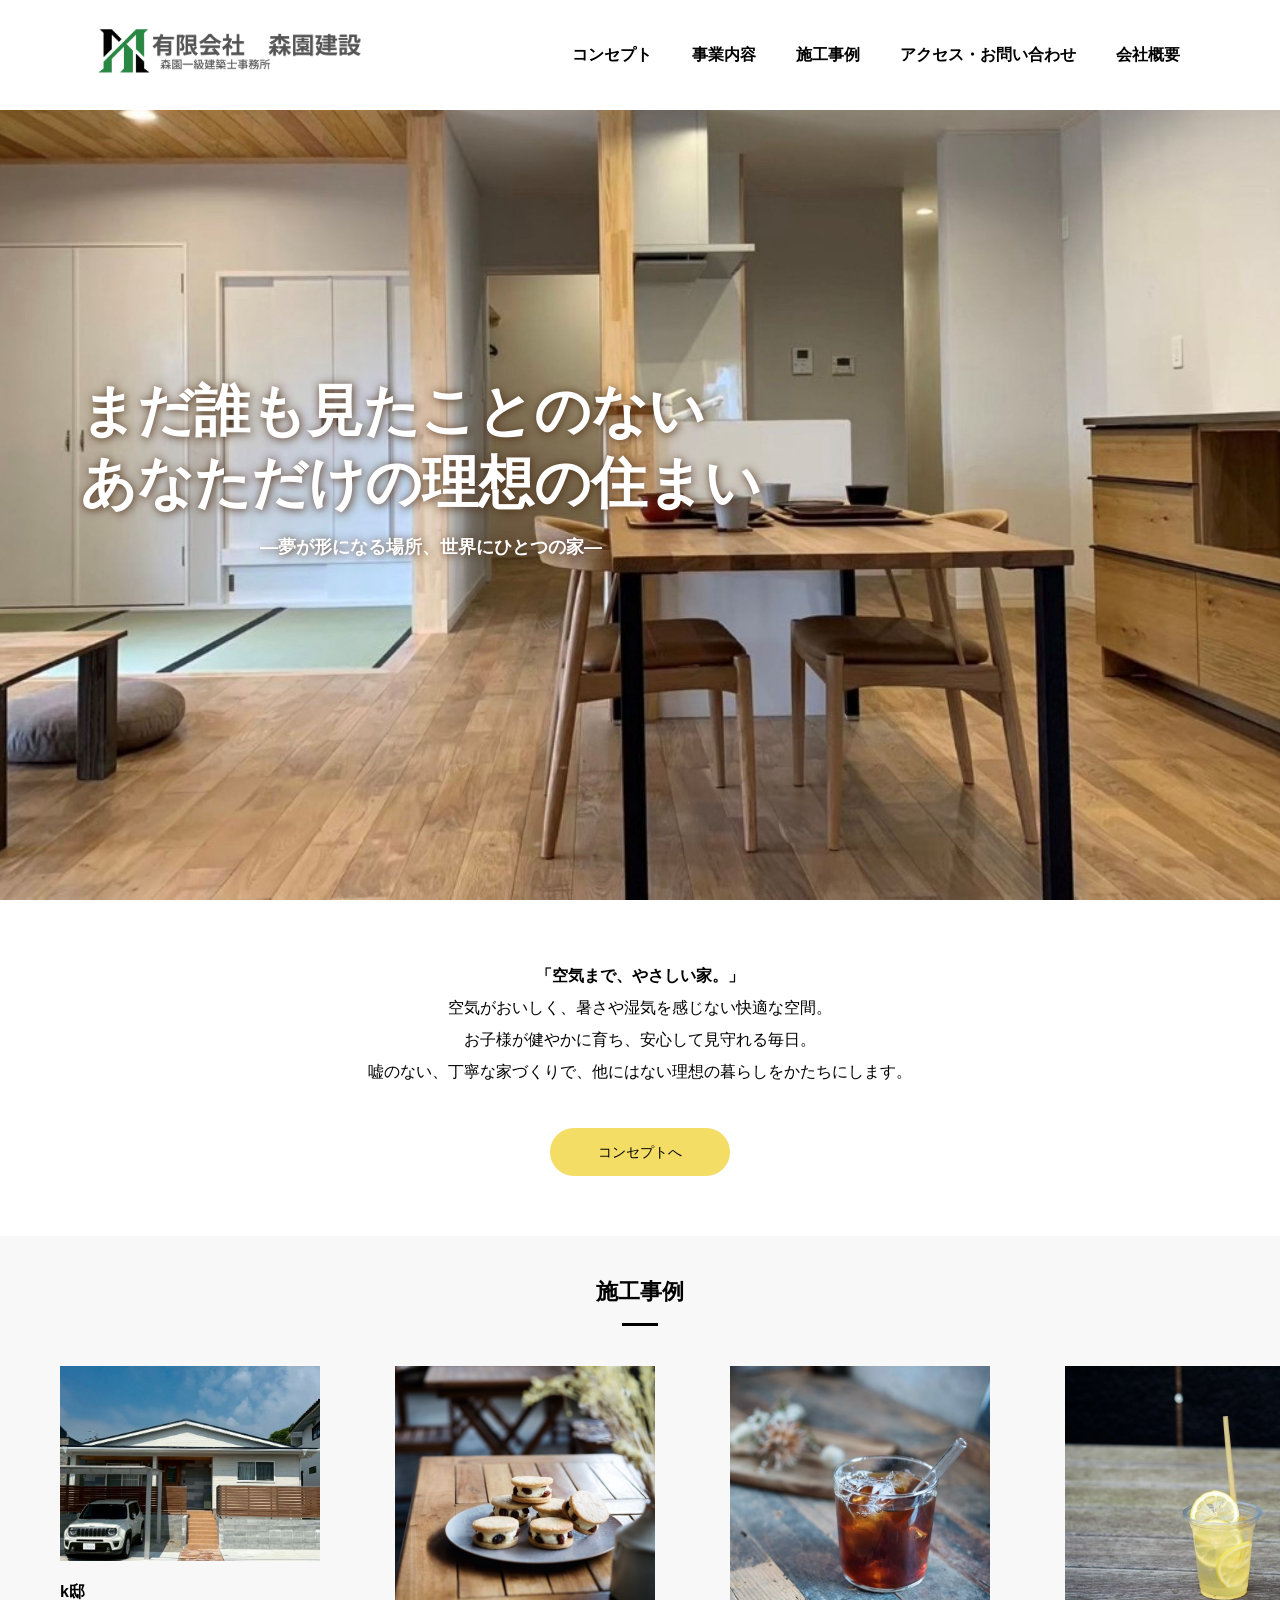
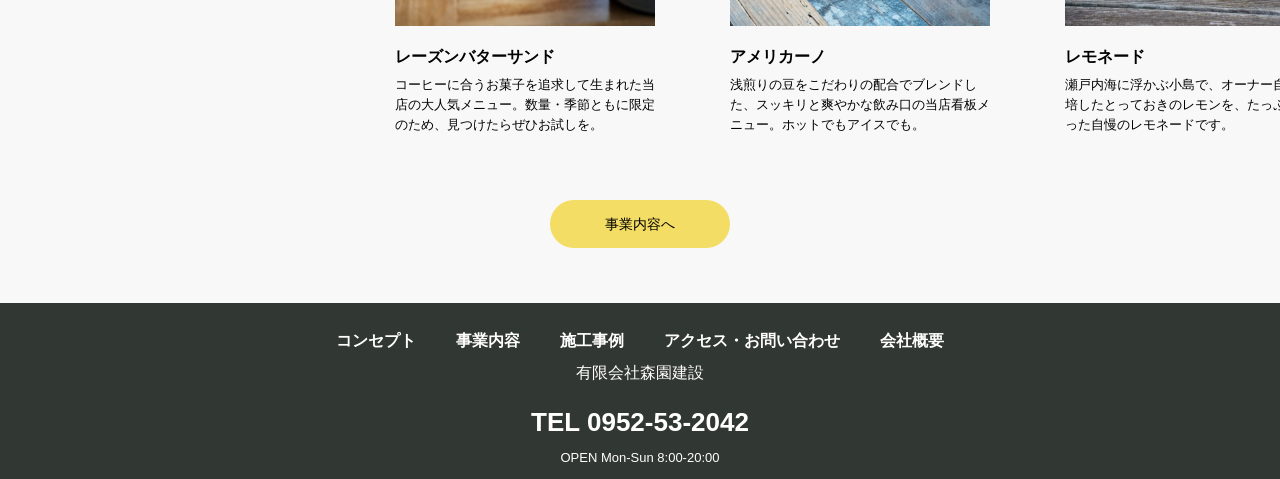
<file: index.html>
<!DOCTYPE html>
<html>

<head>
  <meta charset="UTF-8">
  <title>KISSA official website</title>
  <meta name="description" content="自家焙煎したこだわりのコーヒーと、思わず長居したくなるような居心地の良い空間を提供するカフェ「KISSA」のウェブサイトです。">
  <meta name="viewport" content="width=device-width">
  <script src="./js/toggle-menu.js"></script>
  <link href="./css/common.css" rel="stylesheet">
  <link href="./css/index.css" rel="stylesheet">
  <link rel="preconnect" href="https://fonts.googleapis.com">
  <link rel="preconnect" href="https://fonts.gstatic.com" crossorigin>
  <link href="https://fonts.googleapis.com/css2?family=Montserrat:wght@700&display=swap" rel="stylesheet">
</head>

<body>

  <!-- headerここから -->
  <header class="header">
    <div class="header-inner">
      <a class="header-logo" href="./index.html">
        <img src="./images/common/logo-header.png" alt="KISSA">
      </a>
      <button class="toggle-menu-button"></button>
      <div class="header-site-menu">
        <nav class="site-menu">
          <ul>
        <li><a href="./concept.html">コンセプト</a></li>
        <li><a href="./menu.html">事業内容</a></li>
        <li><a href="./shop.html">施工事例</a></li>
        <li><a href="./access.html">アクセス・お問い合わせ</a></li>
        <li><a href="./gaiyo.html">会社概要</a></li>
          </ul>
        </nav>
      </div>
    </div>
  </header>
  <!-- headerここまで -->

  <!-- mainここから -->
  <main class="main">
    <div class="first-view">
      <div class="first-view-text">
        <h1>まだ誰も見たことのない <br>あなただけの理想の住まい</h1>
        <p>　　　　　　　　　　―夢が形になる場所、世界にひとつの家―</p>
      </div>
    </div>
    <div class="lead">
      <p><strong>「空気まで、やさしい家。」</strong><br>空気がおいしく、暑さや湿気を感じない快適な空間。<br>お子様が健やかに育ち、安心して見守れる毎日。<br>嘘のない、丁寧な家づくりで、他にはない理想の暮らしをかたちにします。</p>
      <div class="link-button-area">
        <a class="link-button" href="./concept.html">コンセプトへ</a>
      </div>
    </div>
    <div class="recommended">
      <h2>施工事例</h2>
      <ul class="item-list">
        <li>
          <img src="./images/index/img-item01.jpg" alt="カフェラテの商品画像">
          <dl>
            <dt>k邸</dt>
            <dd></dd>
          </dl>
          <p class="price"></p>
        </li>
        <li>
          <img src="./images/index/img-item02.jpg" alt="レーズンバターサンドの商品画像">
          <dl>
            <dt>レーズンバターサンド</dt>
            <dd>コーヒーに合うお菓子を追求して生まれた当店の大人気メニュー。数量・季節ともに限定のため、見つけたらぜひお試しを。</dd>
          </dl>
          <p class="price"></p>
        </li>
        <li>
          <img src="./images/index/img-item03.jpg" alt="アメリカーノの商品画像">
          <dl>
            <dt>アメリカーノ</dt>
            <dd>浅煎りの豆をこだわりの配合でブレンドした、スッキリと爽やかな飲み口の当店看板メニュー。ホットでもアイスでも。</dd>
          </dl>
          <p class="price"></p>
        </li>
        <li>
          <img src="./images/index/img-item04.jpg" alt="レモネードの商品画像">
          <dl>
            <dt>レモネード</dt>
            <dd>瀬戸内海に浮かぶ小島で、オーナー自らが栽培したとっておきのレモンを、たっぷりと使った自慢のレモネードです。</dd>
          </dl>
          <p class="price"></p>
        </li>
        <li>
          <img src="./images/index/img-item05.jpg" alt="ホットドッグ - チリの商品画像">
          <dl>
            <dt>ホットドッグ - チリ</dt>
            <dd>ちょっと小腹が空いたとき、あると嬉しいホットドッグ。特製チリソースとチーズをかければ、もう言葉はいりません。</dd>
          </dl>
          <p class="price"></p>
        </li>
      </ul>
      <div class="link-button-area">
        <a class="link-button" href="./menu.html">事業内容へ</a>
      </div>
    </div>
  </main>
  <!-- mainここまで -->

  <!-- footerここから -->
  <footer class="footer">
    <nav class="site-menu">
      <ul>
        <li><a href="./concept.html">コンセプト</a></li>
        <li><a href="./menu.html">事業内容</a></li>
        <li><a href="./shop.html">施工事例</a></li>
        <li><a href="./access.html">アクセス・お問い合わせ</a></li>
        <li><a href="./gaiyo.html">会社概要</a></li>
      </ul>
    </nav>
    <br>
    <p class="footer-title">有限会社森園建設</p>
    <p class="footer-tel">TEL 0952-53-2042</p>
    <p class="footer-time">OPEN Mon-Sun 8:00-20:00</p>
  </footer>
  <!-- footerここまで -->

</body>

</html>
</file>
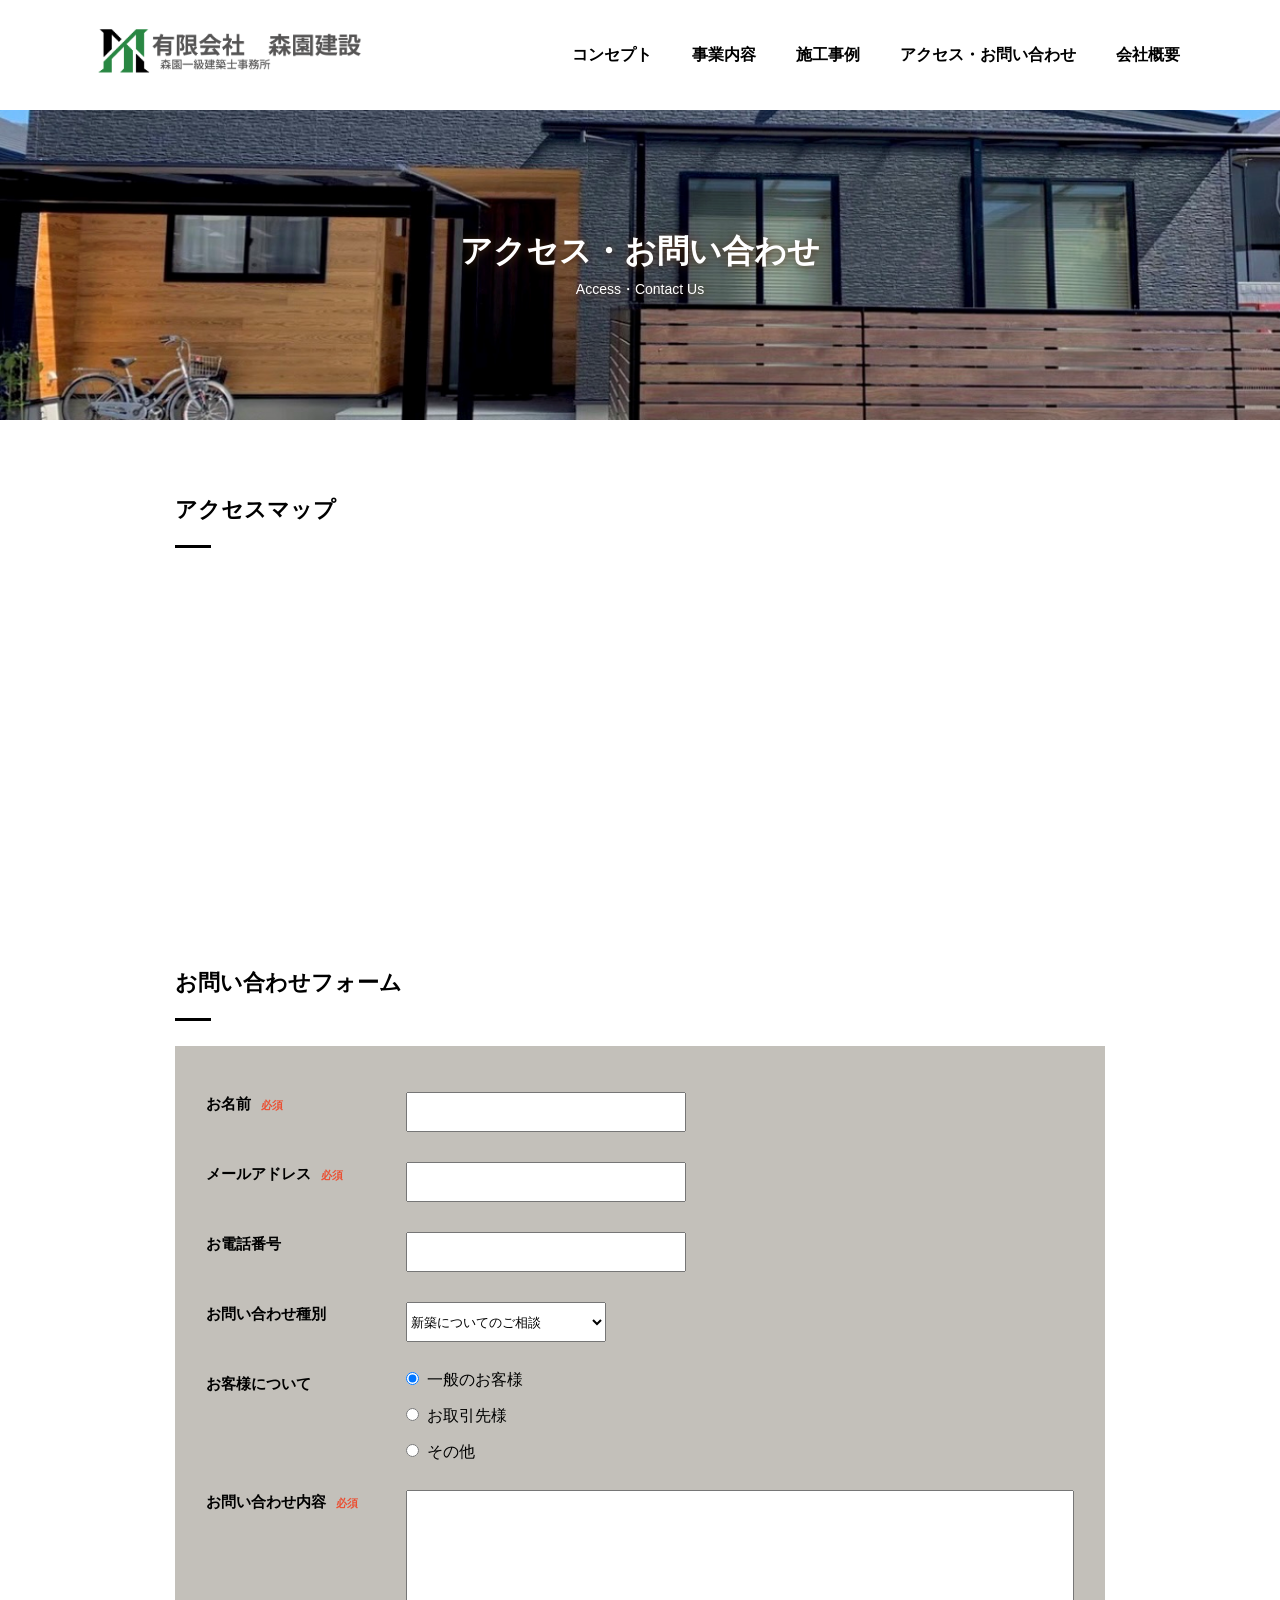
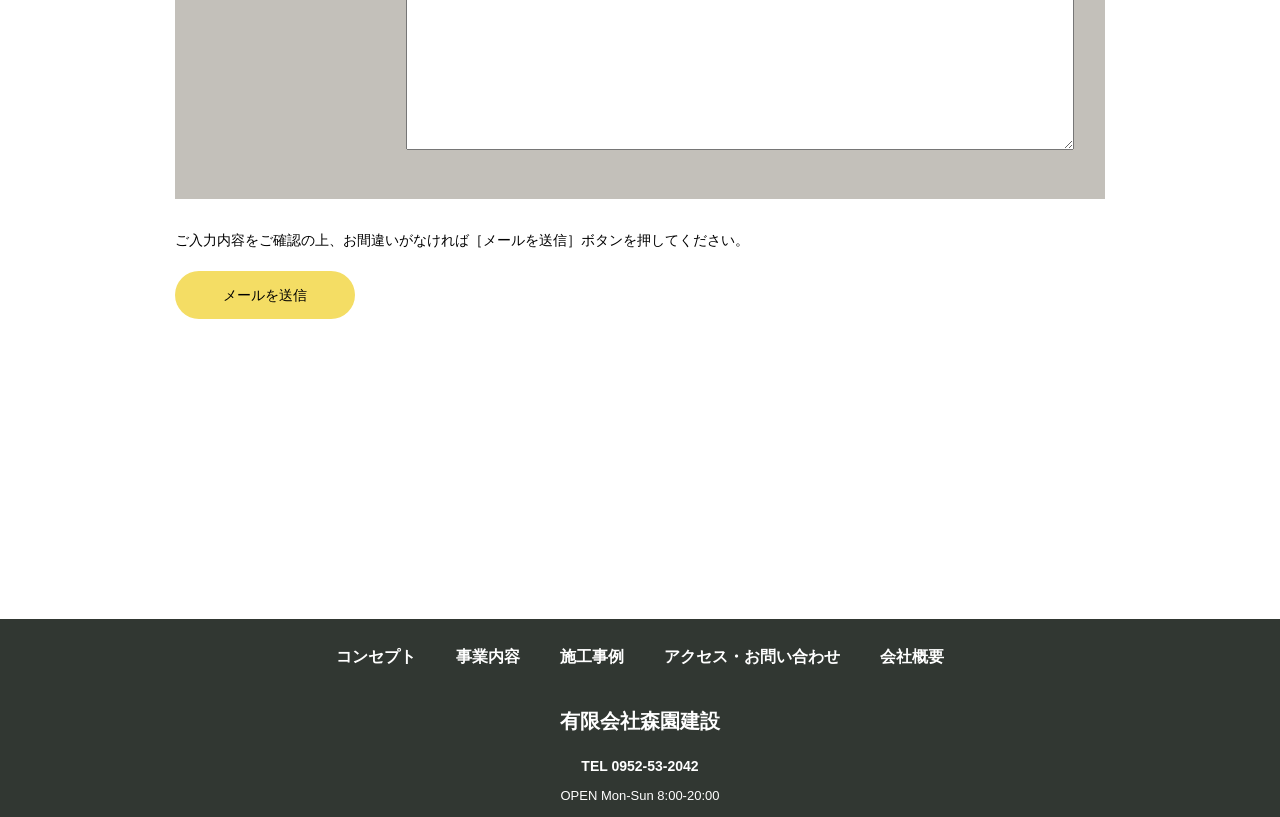
<file: access.html>
<!DOCTYPE html>
<html>

<head>
  <meta charset="UTF-8">
  <title>ACCESS｜KISSA official website</title>
  <meta name="description" content="カフェ「KISSA」のアクセスマップと問い合わせフォームが掲載されたページです。">
  <meta name="viewport" content="width=device-width">
  <script src="./js/toggle-menu.js"></script>
  <link href="./css/common.css" rel="stylesheet">
  <link href="./css/access.css" rel="stylesheet">
  <link rel="preconnect" href="https://fonts.googleapis.com">
  <link rel="preconnect" href="https://fonts.gstatic.com" crossorigin>
  <link href="https://fonts.googleapis.com/css2?family=Montserrat:wght@700&display=swap" rel="stylesheet">
</head>

<body>

  <!-- headerここから -->
  <header class="header">
    <div class="header-inner">
      <a class="header-logo" href="./index.html">
        <img src="./images/common/logo-header.png" alt="KISSA">
      </a>
      <button class="toggle-menu-button"></button>
      <div class="header-site-menu">
        <nav class="site-menu">
          <ul>
            <li><a href="./concept.html">コンセプト</a></li>
            <li><a href="./menu.html">事業内容</a></li>
            <li><a href="./shop.html">施工事例</a></li>
            <li><a href="./access.html">アクセス・お問い合わせ</a></li>
             <li><a href="./gaiyo.html">会社概要</a></li>
          </ul>
        </nav>
      </div>
    </div>
  </header>
  <!-- headerここまで -->

  <!-- mainここから -->
  <main class="main">
    <div class="title">
      <h1>アクセス・お問い合わせ</h1>
      <p>Access・Contact Us</p>
    </div>
    <div class="map">
      <h2>アクセスマップ</h2>
      <iframe src="https://www.google.com/maps/embed?pb=!1m18!1m12!1m3!1d3334.03884277994!2d130.3947928755388!3d33.31779997344231!2m3!1f0!2f0!3f0!3m2!1i1024!2i768!4f13.1!3m3!1m2!1s0x3541ba076d0606b7%3A0xda29dc4e8d80a459!2z77yI5pyJ77yJ5qOu5ZyS5bu66Kit!5e0!3m2!1sja!2sjp!4v1753591303067!5m2!1sja!2sjp" width="600" height="450" style="border:0;" allowfullscreen="" loading="lazy" referrerpolicy="no-referrer-when-downgrade"></iframe>
    </div>
    <div class="contact" id="contact">
      <h2>お問い合わせフォーム</h2>
      <!-- ✅ onsubmit属性をEmailJS用に変更 -->
<form id="contact-form" onsubmit="sendEmail(event)">
        <dl class="form-area">
          <dt><span class="required">お名前</span></dt>
          <dd><input class="input-text" type="text" name="name" required></dd>
          <dt><span class="required">メールアドレス</span></dt>
          <dd><input class="input-text" type="email" name="email" required></dd>
          <dt>お電話番号</dt>
          <dd><input class="input-text" type="tel" name="tel"></dd>
          <dt>お問い合わせ種別</dt>
          <dd>
            <select class="select-box" name="genre">
              <option value="新築についてのご相談" selected>新築についてのご相談</option>
              <option value="リフォームについてのご相談">リフォームについてのご相談</option>
              <option value="その他">その他</option>
            </select>
          </dd>
          <dt>お客様について</dt>
          <dd>
            <label class="radio-button"><input type="radio" name="user-type" value="一般のお客様" checked>一般のお客様</label>
            <label class="radio-button"><input type="radio" name="user-type" value="お取引先様">お取引先様</label>
            <label class="radio-button"><input type="radio" name="user-type" value="その他">その他</label>
          </dd>
          <dt><span class="required">お問い合わせ内容</span></dt>
          <dd><textarea class="message" name="message" required></textarea></dd>
        </dl>
        <p class="confirm-text">ご入力内容をご確認の上、お間違いがなければ［メールを送信］ボタンを押してください。</p>
        <button class="submit-button" type="submit">メールを送信</button>
      </form>
      <!-- ✅ JavaScript追加（ポップアップ表示） -->
<!-- ✅ EmailJSのスクリプトを読み込み -->
<script src="https://cdn.emailjs.com/dist/email.min.js"></script>
<script>
  // ✅ EmailJSの初期化（あなたのユーザーIDに置き換えてください）
  emailjs.init("cOXVV2J79N5BGB5UC");

  // ✅ フォーム送信処理
  function sendEmail(e) {
    e.preventDefault(); // フォーム送信を止める

    emailjs.sendForm("service_v1dls8p", "template_1328l5w", e.target)
      .then(() => {
        alert("送信が完了しました。お問い合わせいただきありがとうございます！"); // ✅ ポップアップ通知
        document.getElementById("contact-form").reset(); // ✅ フォームをリセット（任意）
      }, (error) => {
        alert("送信に失敗しました。もう一度お試しください。");
        console.error(error);
      });
  }
</script>
    </div>
  </main>
  <!-- mainここまで -->

  <!-- footerここから -->
  <footer class="footer">
    <nav class="site-menu">
      <ul>
        <li><a href="./concept.html">コンセプト</a></li>
        <li><a href="./menu.html">事業内容</a></li>
        <li><a href="./shop.html">施工事例</a></li>
        <li><a href="./access.html">アクセス・お問い合わせ</a></li>
        <li><a href="./gaiyo.html">会社概要</a></li>
      </ul>
    </nav>
    <br>
    <p class="footer-title">有限会社森園建設</p>
    <p class="footer-tel">TEL 0952-53-2042</p>
    <p class="footer-time">OPEN Mon-Sun 8:00-20:00</p>
  </footer>
  <!-- footerここまで -->

</body>

</html>
</file>
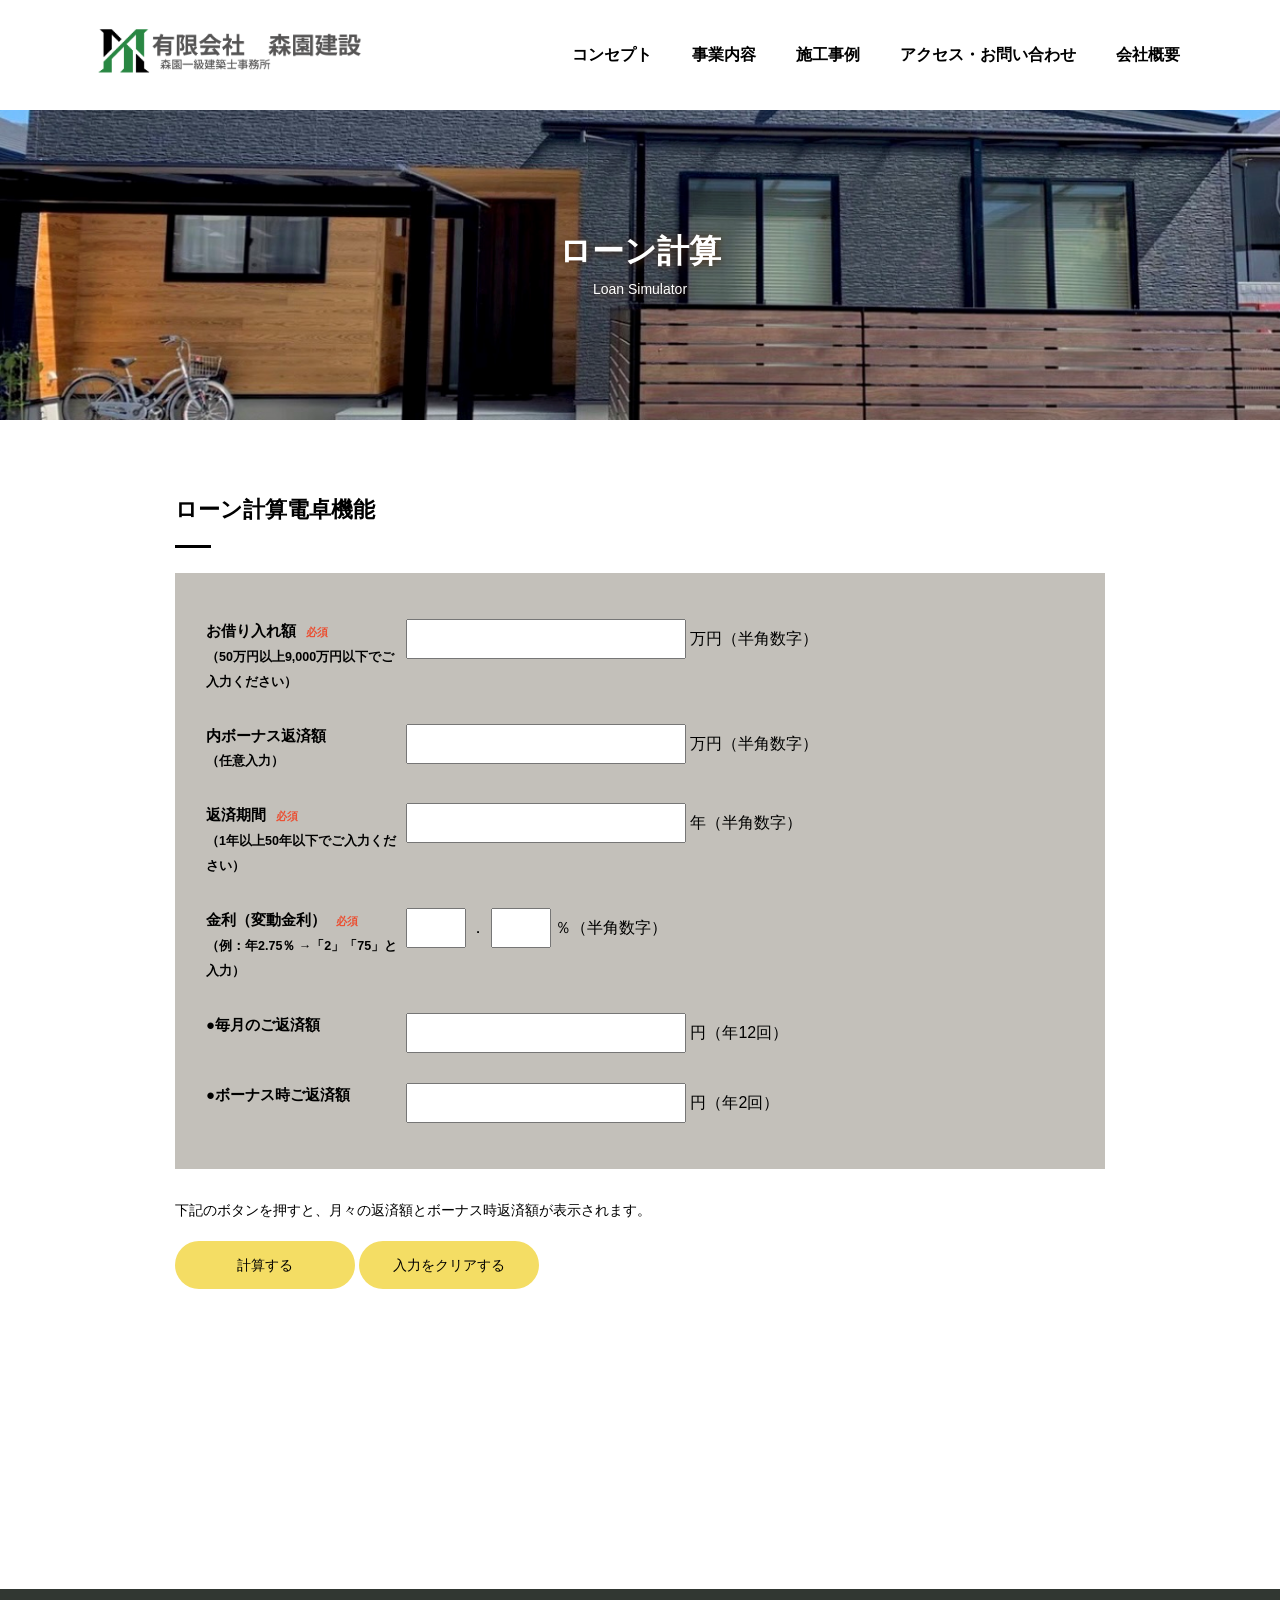
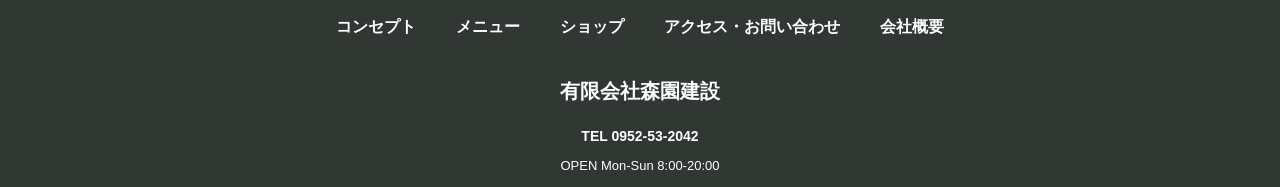
<file: calc.html>
<!DOCTYPE html>
<html>

<head>
  <meta charset="UTF-8">
  <title>ACCESS｜KISSA official website</title>
  <meta name="description" content="カフェ「KISSA」のアクセスマップと問い合わせフォームが掲載されたページです。">
  <meta name="viewport" content="width=device-width">
  <script src="./js/toggle-menu.js"></script>
  <link href="./css/common.css" rel="stylesheet">
  <link href="./css/calc.css" rel="stylesheet">
  <link rel="preconnect" href="https://fonts.googleapis.com">
  <link rel="preconnect" href="https://fonts.gstatic.com" crossorigin>
  <link href="https://fonts.googleapis.com/css2?family=Montserrat:wght@700&display=swap" rel="stylesheet">
</head>

<body>

  <!-- headerここから -->
  <header class="header">
    <div class="header-inner">
      <a class="header-logo" href="./index.html">
        <img src="./images/common/logo-header.png" alt="KISSA">
      </a>
      <button class="toggle-menu-button"></button>
      <div class="header-site-menu">
        <nav class="site-menu">
          <ul>
 <li><a href="./concept.html">コンセプト</a></li>
        <li><a href="./menu.html">事業内容</a></li>
        <li><a href="./shop.html">施工事例</a></li>
        <li><a href="./access.html">アクセス・お問い合わせ</a></li>
        <li><a href="./gaiyo.html">会社概要</a></li>
          </ul>
        </nav>
      </div>
    </div>
  </header>
  <!-- headerここまで -->

 <!-- mainここから -->
<main class="main">
  <div class="title">
    <h1>ローン計算</h1>
    <p>Loan Simulator</p>
  </div>

  <div class="contact" id="contact">
    <h2>ローン計算電卓機能</h2>
    <form id="loan-form" onsubmit="calculateLoan(event)">
      <dl class="form-area">
        <dt><span class="required">お借り入れ額</span><br><small>（50万円以上9,000万円以下でご入力ください）</small></dt>
        <dd><input class="input-text" type="number" name="amount" required> 万円（半角数字）</dd>

        <dt>内ボーナス返済額<br><small>（任意入力）</small></dt>
        <dd><input class="input-text" type="number" name="bonus"> 万円（半角数字）</dd>

        <dt><span class="required">返済期間</span><br><small>（1年以上50年以下でご入力ください）</small></dt>
        <dd><input class="input-text" type="number" name="years" required> 年（半角数字）</dd>

        <dt><span class="required">金利（変動金利）</span><br><small>（例：年2.75％ →「2」「75」と入力）</small></dt>
        <dd>
          <input class="input-text" type="number" name="interest1" style="width:60px;"> ．
          <input class="input-text" type="number" name="interest2" style="width:60px;"> ％（半角数字）
        </dd>

        <!-- ▼ 計算結果表示欄 -->
        <dt>●毎月のご返済額</dt>
        <dd>
          <input class="input-text" type="text" name="monthlyResult" readonly> 円（年12回）
        </dd>

        <dt>●ボーナス時ご返済額</dt>
        <dd>
          <input class="input-text" type="text" name="bonusResult" readonly> 円（年2回）
        </dd>
      </dl>

      <p class="confirm-text">下記のボタンを押すと、月々の返済額とボーナス時返済額が表示されます。</p>
      <button class="submit-button" type="submit">計算する</button>
      <button class="submit-button" type="button" onclick="clearLoan()">入力をクリアする</button>
    </form>
  </div>
</main>
<!-- mainここまで -->

<!-- JavaScriptここから -->
<script>
function calculateLoan(event) {
  event.preventDefault();
  const form = event.target;

  const amount = parseFloat(form.amount.value) * 10000;
  const bonus = form.bonus.value ? parseFloat(form.bonus.value) * 10000 : 0;
  const years = parseInt(form.years.value);
  const interest1 = parseInt(form.interest1.value);
  const interest2 = parseInt(form.interest2.value);

  // 入力チェック
  if (isNaN(amount) || amount < 500000 || amount > 90000000) {
    alert("借入金額は50万円〜9,000万円の範囲で入力してください。");
    return;
  }
  if (isNaN(years) || years < 1 || years > 50) {
    alert("返済期間は1年以上50年以下で入力してください。");
    return;
  }
  if (isNaN(interest1) || isNaN(interest2)) {
    alert("金利を正しく入力してください。");
    return;
  }

  const interest = interest1 + interest2 / 100;
  if (interest < 0 || interest > 12.25) {
    alert("金利は0.00％〜12.25％の範囲で入力してください。");
    return;
  }

  // 計算処理
  const monthlyRate = interest / 100 / 12;
  const monthlyPayment = Math.floor((amount - bonus) * monthlyRate / (1 - Math.pow(1 + monthlyRate, -years * 12)));
  const monthlyRounded = Math.round(monthlyPayment / 10) * 10;

  const bonusRate = interest / 100 / 2;
  const bonusPayment = Math.floor(bonus * bonusRate / (1 - Math.pow(1 + bonusRate, -years * 2)));
  const bonusRounded = Math.round(bonusPayment / 10) * 10;

  // 結果を表示欄に反映
  form.monthlyResult.value = monthlyRounded.toLocaleString();
  form.bonusResult.value = bonus > 0 ? bonusRounded.toLocaleString() : "0";
}

function clearLoan() {
  const form = document.getElementById("loan-form");
  form.reset();
  form.monthlyResult.value = "";
  form.bonusResult.value = "";
}
</script>
<!-- JavaScriptここまで -->

  <!-- footerここから -->
  <footer class="footer">
    <nav class="site-menu">
      <ul>
        <li><a href="./concept.html">コンセプト</a></li>
        <li><a href="./menu.html">メニュー</a></li>
        <li><a href="./shop.html">ショップ</a></li>
        <li><a href="./access.html">アクセス・お問い合わせ</a></li>
        <li><a href="./gaiyo.html">会社概要</a></li>
      </ul>
    </nav>
    <br>
    <p class="footer-title">有限会社森園建設</p>
    <p class="footer-tel">TEL 0952-53-2042</p>
    <p class="footer-time">OPEN Mon-Sun 8:00-20:00</p>
  </footer>
  <!-- footerここまで -->

</body>

</html>
</file>
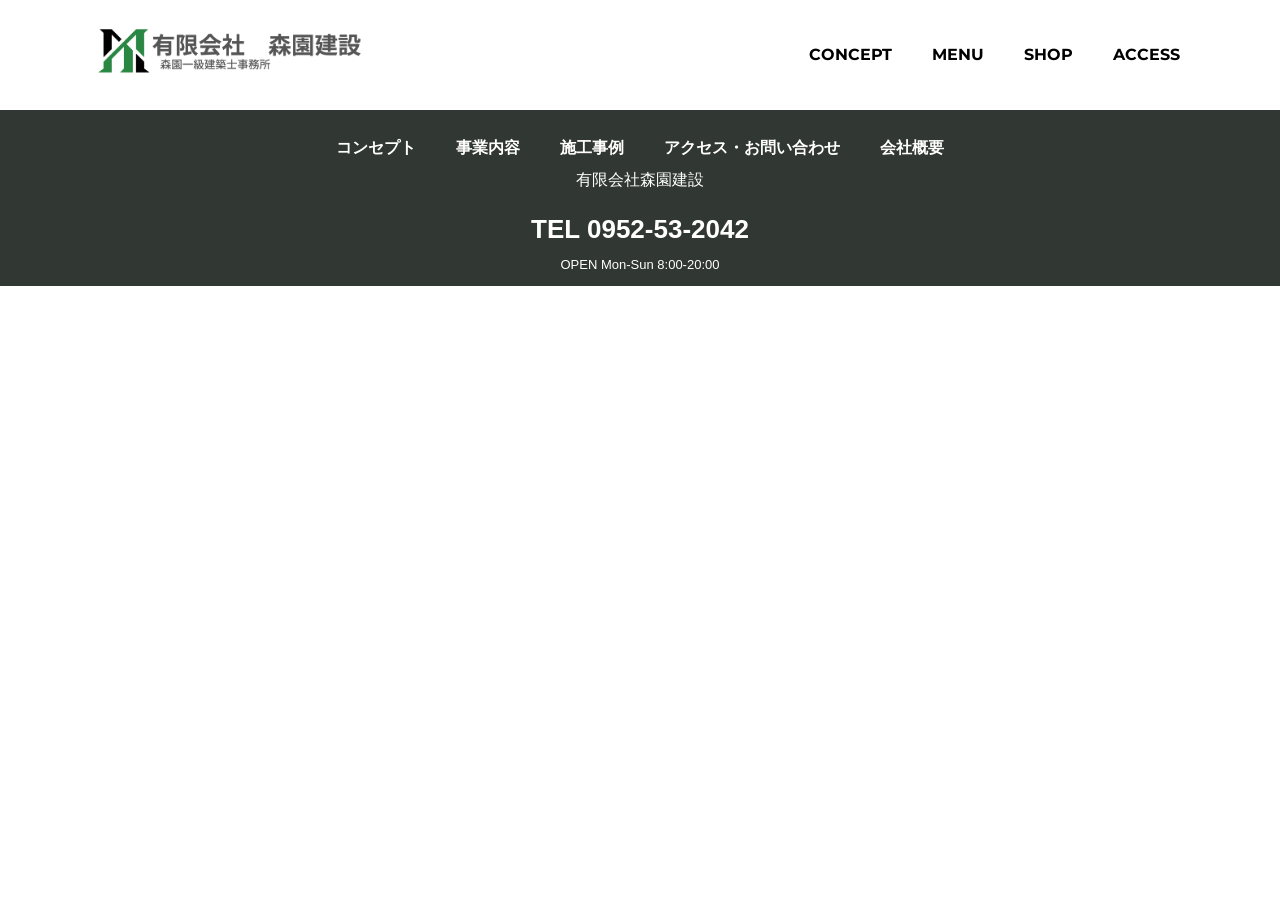
<file: common.html>
<!DOCTYPE html>
<html>

<head>
  <meta charset="UTF-8">
  <title>KISSA official website</title>
  <meta name="description" content="ページの概要文を記載します">
  <meta name="viewport" content="width=device-width">
  <script src="./js/toggle-menu.js"></script>
  <link href="./css/common.css" rel="stylesheet">
  <link rel="preconnect" href="https://fonts.googleapis.com">
  <link rel="preconnect" href="https://fonts.gstatic.com" crossorigin>
  <link href="https://fonts.googleapis.com/css2?family=Montserrat:wght@700&display=swap" rel="stylesheet">
</head>

<body>

  <!-- headerここから -->
  <header class="header">
    <div class="header-inner">
      <a class="header-logo" href="./index.html">
        <img src="./images/common/logo-header.png" alt="KISSA">
      </a>
      <button class="toggle-menu-button"></button>
      <div class="header-site-menu">
        <nav class="site-menu">
          <ul>
            <li><a href="./concept.html">CONCEPT</a></li>
            <li><a href="./menu.html">MENU</a></li>
            <li><a href="./shop.html">SHOP</a></li>
            <li><a href="./access.html">ACCESS</a></li>
          </ul>
        </nav>
      </div>
    </div>
  </header>
  <!-- headerここまで -->

  <!-- mainここから -->
  <main class="main"></main>
  <!-- mainここまで -->

  <!-- footerここから -->
  <footer class="footer">
    <nav class="site-menu">
      <ul>
        <li><a href="./concept.html">コンセプト</a></li>
        <li><a href="./menu.html">事業内容</a></li>
        <li><a href="./shop.html">施工事例</a></li>
        <li><a href="./access.html">アクセス・お問い合わせ</a></li>
        <li><a href="./gaiyo.html">会社概要</a></li>
      </ul>
    </nav>
    <br>
    <p class="footer-title">有限会社森園建設</p>
    <p class="footer-tel">TEL 0952-53-2042</p>
    <p class="footer-time">OPEN Mon-Sun 8:00-20:00</p>
  </footer>
  <!-- footerここまで -->

</body>

</html>
</file>
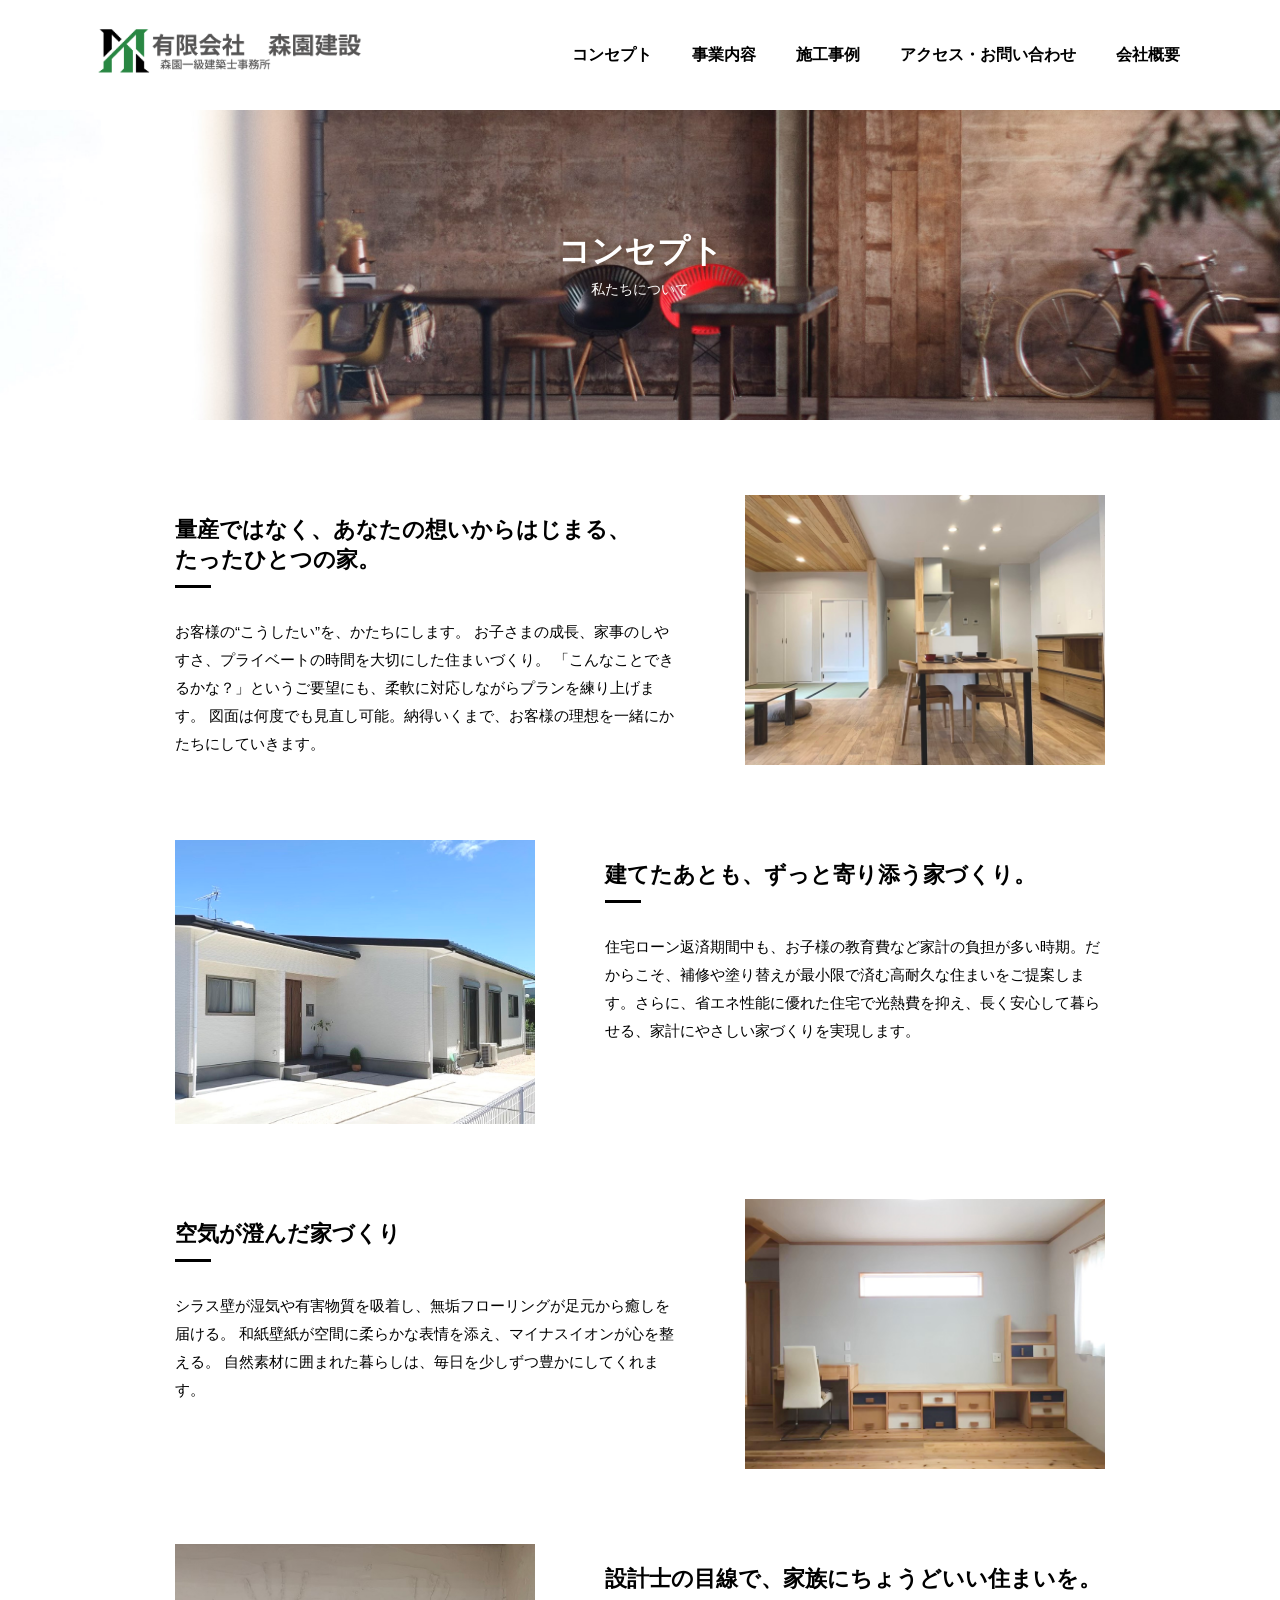
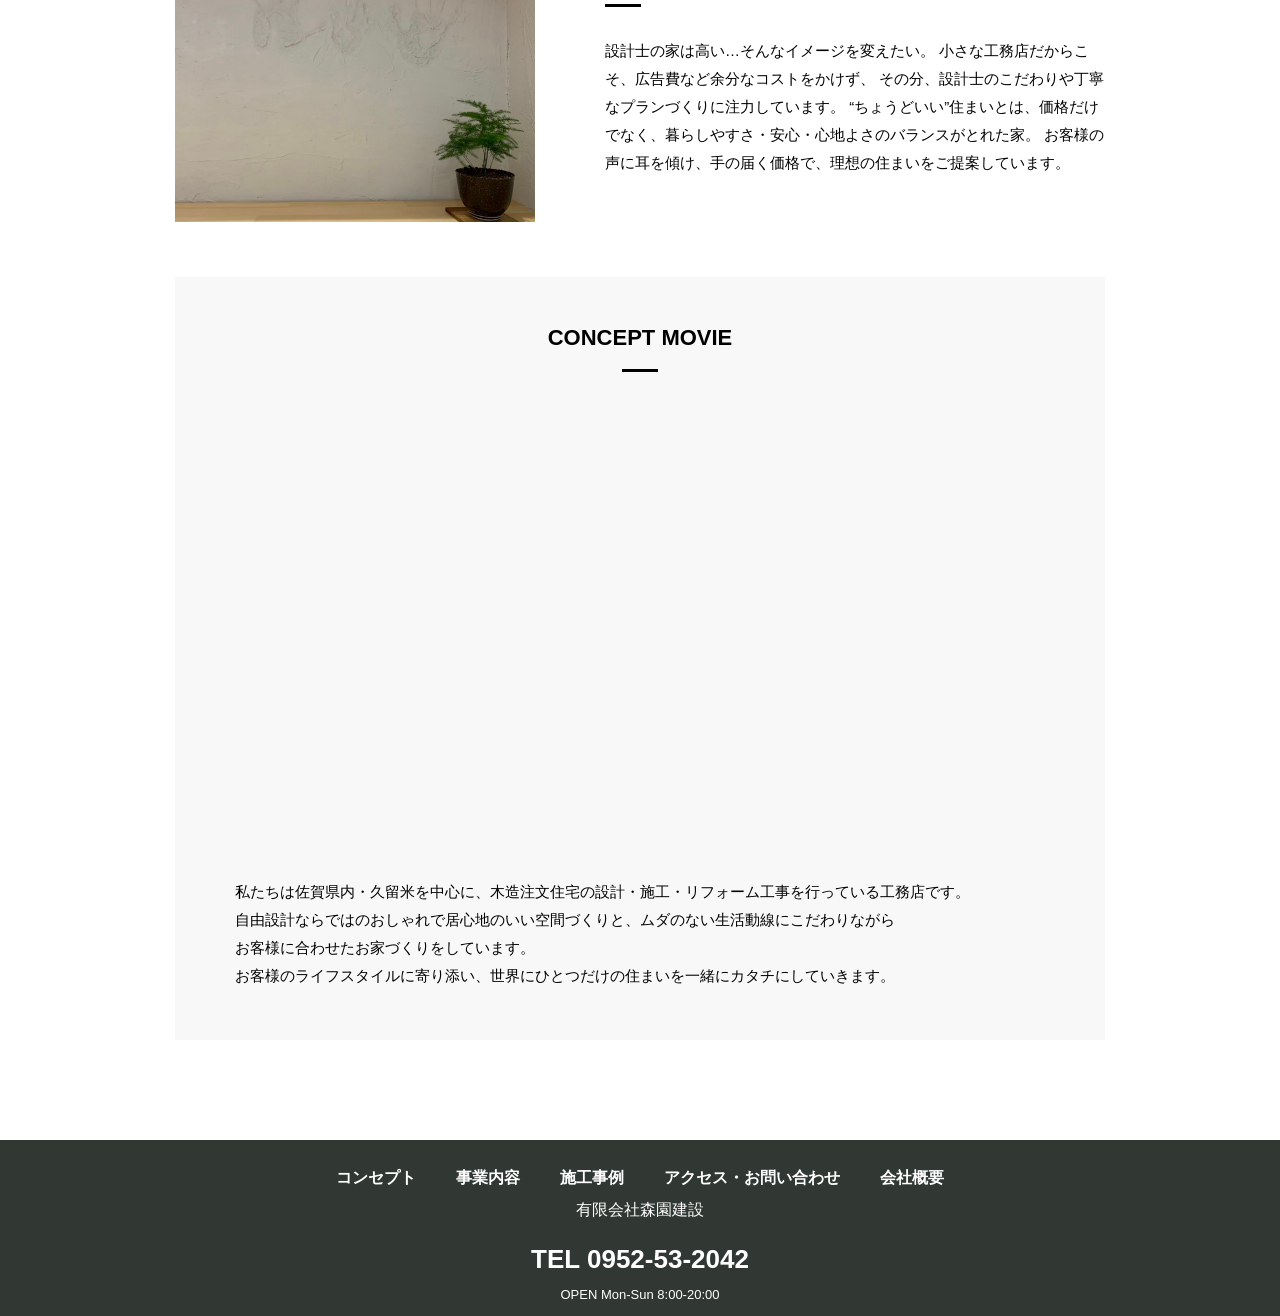
<file: concept.html>
<!DOCTYPE html>
<html>

<head>
  <meta charset="UTF-8">
  <title>CONCEPT｜KISSA official website</title>
  <meta name="description" content="カフェ「KISSA」は日本の喫茶文化をコーヒーに落とし込み、訪れるお客さまに特別なひとときを提供します。">
  <meta name="viewport" content="width=device-width">
  <script src="./js/toggle-menu.js"></script>
  <link href="./css/common.css" rel="stylesheet">
  <link href="./css/concept.css" rel="stylesheet">
  <link rel="preconnect" href="https://fonts.googleapis.com">
  <link rel="preconnect" href="https://fonts.gstatic.com" crossorigin>
  <link href="https://fonts.googleapis.com/css2?family=Montserrat:wght@700&display=swap" rel="stylesheet">
</head>

<body>

  <!-- headerここから -->
  <header class="header">
    <div class="header-inner">
      <a class="header-logo" href="./index.html">
        <img src="./images/common/logo-header.png" alt="KISSA">
      </a>
      <button class="toggle-menu-button"></button>
      <div class="header-site-menu">
        <nav class="site-menu">
          <ul>
 <li><a href="./concept.html">コンセプト</a></li>
        <li><a href="./menu.html">事業内容</a></li>
        <li><a href="./shop.html">施工事例</a></li>
        <li><a href="./access.html">アクセス・お問い合わせ</a></li>
        <li><a href="./gaiyo.html">会社概要</a></li>
          </ul>
        </nav>
      </div>
    </div>
  </header>
  <!-- headerここまで -->

  <!-- mainここから -->
  <main class="main">
    <div class="title">
      <h1>コンセプト</h1>
      <p>私たちについて</p>
    </div>
    <div class="feature">
      <div class="feature-text">
        <h2>量産ではなく、あなたの想いからはじまる、<br>たったひとつの家。</h2>
        <p>お客様の“こうしたい”を、かたちにします。
お子さまの成長、家事のしやすさ、プライベートの時間を大切にした住まいづくり。
「こんなことできるかな？」というご要望にも、柔軟に対応しながらプランを練り上げます。
図面は何度でも見直し可能。納得いくまで、お客様の理想を一緒にかたちにしていきます。</p>
      </div>
      <img src="./images/concept/S__42926093_0.jpg" alt="コーヒーを淹れている画像">
    </div>
    <div class="feature reverse">
      <div class="feature-text">
        <h2>建てたあとも、ずっと寄り添う家づくり。</h2>
        <p>住宅ローン返済期間中も、お子様の教育費など家計の負担が多い時期。だからこそ、補修や塗り替えが最小限で済む高耐久な住まいをご提案します。さらに、省エネ性能に優れた住宅で光熱費を抑え、長く安心して暮らせる、家計にやさしい家づくりを実現します。</p>
      </div>
      <img src="./images/concept/S__42926090_0.jpg" alt="ケーキとドライフラワーの画像">
    </div><!-- 20250817追加(コンセプトが5つになったため体裁等は後で修正予定) -->
    <div class="feature">
      <div class="feature-text">
        <h2>空気が澄んだ家づくり</h2>
        <p>シラス壁が湿気や有害物質を吸着し、無垢フローリングが足元から癒しを届ける。
和紙壁紙が空間に柔らかな表情を添え、マイナスイオンが心を整える。
自然素材に囲まれた暮らしは、毎日を少しずつ豊かにしてくれます。</p>
      </div>
      <img src="./images/concept/S__2105347.jpg" alt="コーヒーを淹れている画像">
    </div>
    <div class="feature reverse">
      <div class="feature-text">
        <h2>設計士の目線で、家族にちょうどいい住まいを。</h2>
        <p>設計士の家は高い…そんなイメージを変えたい。
小さな工務店だからこそ、広告費など余分なコストをかけず、
その分、設計士のこだわりや丁寧なプランづくりに注力しています。
“ちょうどいい”住まいとは、価格だけでなく、暮らしやすさ・安心・心地よさのバランスがとれた家。
お客様の声に耳を傾け、手の届く価格で、理想の住まいをご提案しています。</p>
      </div>
      <img src="./images/concept/S__42926092_0.jpg" alt="ケーキとドライフラワーの画像">
    </div><!-- 20250817追加(コンセプトが5つになったため体裁等は後で修正予定) -->

    <div class="movie">
      <h2>CONCEPT MOVIE</h2>
      <iframe src="https://www.youtube.com/embed/D4xIkZfbGYg?si=xWre_FszIRUKwF76" title="YouTube video player" frameborder="0" allow="accelerometer; autoplay; clipboard-write; encrypted-media; gyroscope; picture-in-picture" allowfullscreen></iframe>
      <p>私たちは佐賀県内・久留米を中心に、木造注文住宅の設計・施工・リフォーム工事を行っている工務店です。<br>自由設計ならではのおしゃれで居心地のいい空間づくりと、ムダのない生活動線にこだわりながら<br>お客様に合わせたお家づくりをしています。<br>お客様のライフスタイルに寄り添い、世界にひとつだけの住まいを一緒にカタチにしていきます。</p>
    </div>
  </main>
  <!-- mainここまで -->

  <!-- footerここから -->
  <footer class="footer">
    <nav class="site-menu">
      <ul>
        <li><a href="./concept.html">コンセプト</a></li>
        <li><a href="./menu.html">事業内容</a></li>
        <li><a href="./shop.html">施工事例</a></li>
        <li><a href="./access.html">アクセス・お問い合わせ</a></li>
        <li><a href="./gaiyo.html">会社概要</a></li>
      </ul>
    </nav>
    <br>
    <p class="footer-title">有限会社森園建設</p>
    <p class="footer-tel">TEL 0952-53-2042</p>
    <p class="footer-time">OPEN Mon-Sun 8:00-20:00</p>
  </footer>
  <!-- footerここまで -->
</body>

</html>
</file>
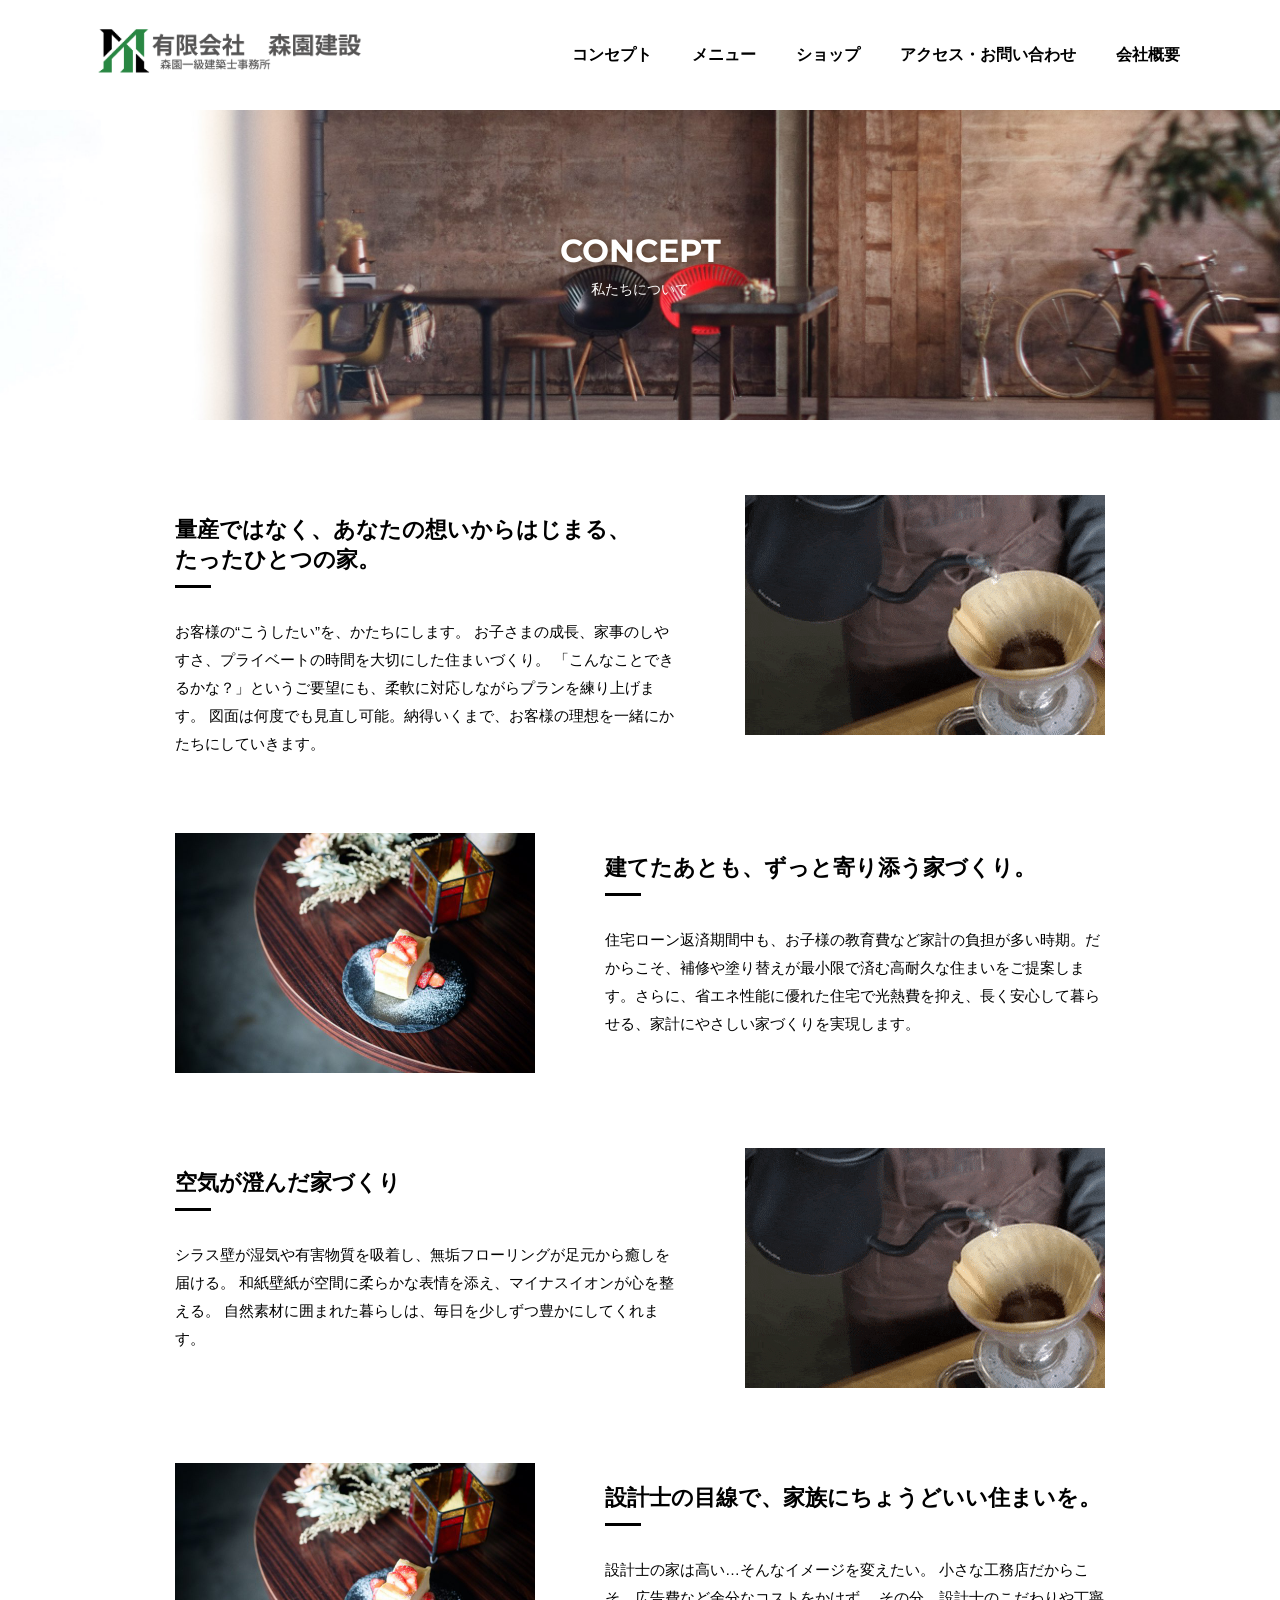
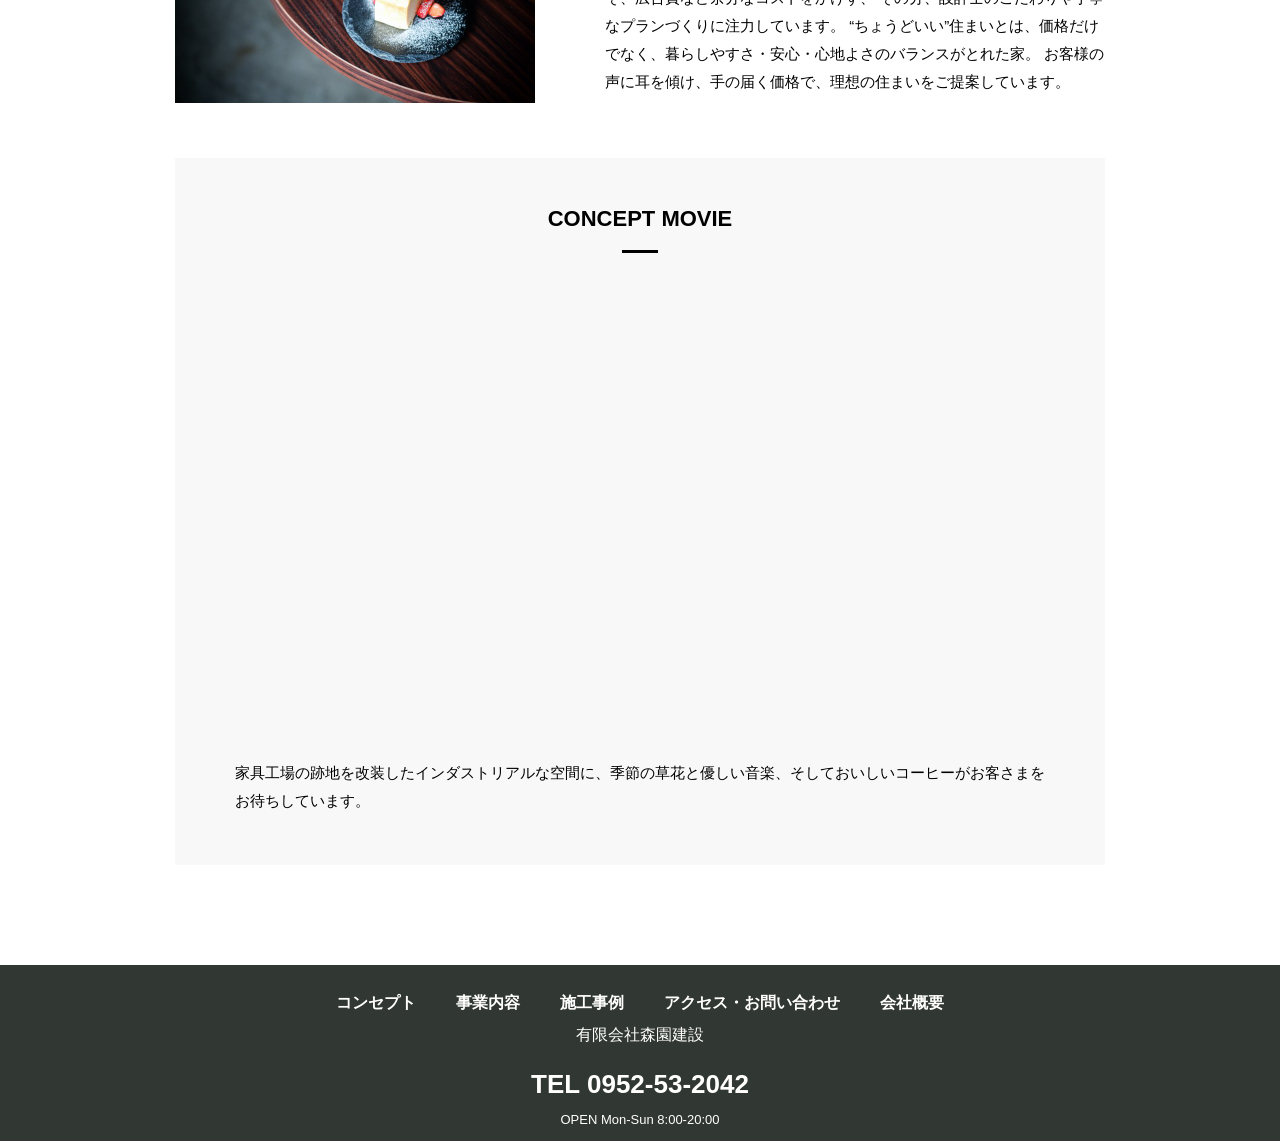
<file: content-detail.html>
<!DOCTYPE html>
<html>

<head>
  <meta charset="UTF-8">
  <title>CONCEPT｜KISSA official website</title>
  <meta name="description" content="カフェ「KISSA」は日本の喫茶文化をコーヒーに落とし込み、訪れるお客さまに特別なひとときを提供します。">
  <meta name="viewport" content="width=device-width">
  <script src="./js/toggle-menu.js"></script>
  <link href="./css/common.css" rel="stylesheet">
  <link href="./css/concept.css" rel="stylesheet">
  <link rel="preconnect" href="https://fonts.googleapis.com">
  <link rel="preconnect" href="https://fonts.gstatic.com" crossorigin>
  <link href="https://fonts.googleapis.com/css2?family=Montserrat:wght@700&display=swap" rel="stylesheet">
</head>

<body>

  <!-- headerここから -->
  <header class="header">
    <div class="header-inner">
      <a class="header-logo" href="./index.html">
        <img src="./images/common/logo-header.png" alt="KISSA">
      </a>
      <button class="toggle-menu-button"></button>
      <div class="header-site-menu">
        <nav class="site-menu">
          <ul>
          <li><a href="./concept.html">コンセプト</a></li>
            <li><a href="./menu.html">メニュー</a></li>
            <li><a href="./shop.html">ショップ</a></li>
            <li><a href="./access.html">アクセス・お問い合わせ</a></li>
            <li><a href="./gaiyo.html">会社概要</a></li>
          </ul>
        </nav>
      </div>
    </div>
  </header>
  <!-- headerここまで -->

  <!-- mainここから -->
  <main class="main">
    <div class="title">
      <h1>CONCEPT</h1>
      <p>私たちについて</p>
    </div>
    <div class="feature">
      <div class="feature-text">
        <h2>量産ではなく、あなたの想いからはじまる、<br>たったひとつの家。</h2>
        <p>お客様の“こうしたい”を、かたちにします。
お子さまの成長、家事のしやすさ、プライベートの時間を大切にした住まいづくり。
「こんなことできるかな？」というご要望にも、柔軟に対応しながらプランを練り上げます。
図面は何度でも見直し可能。納得いくまで、お客様の理想を一緒にかたちにしていきます。</p>
      </div>
      <img src="./images/concept/img-item01.gif" alt="コーヒーを淹れている画像">
    </div>
    <div class="feature reverse">
      <div class="feature-text">
        <h2>建てたあとも、ずっと寄り添う家づくり。</h2>
        <p>住宅ローン返済期間中も、お子様の教育費など家計の負担が多い時期。だからこそ、補修や塗り替えが最小限で済む高耐久な住まいをご提案します。さらに、省エネ性能に優れた住宅で光熱費を抑え、長く安心して暮らせる、家計にやさしい家づくりを実現します。</p>
      </div>
      <img src="./images/concept/img-item02.jpg" alt="ケーキとドライフラワーの画像">
    </div><!-- 20250817追加(コンセプトが5つになったため体裁等は後で修正予定) -->
    <div class="feature">
      <div class="feature-text">
        <h2>空気が澄んだ家づくり</h2>
        <p>シラス壁が湿気や有害物質を吸着し、無垢フローリングが足元から癒しを届ける。
和紙壁紙が空間に柔らかな表情を添え、マイナスイオンが心を整える。
自然素材に囲まれた暮らしは、毎日を少しずつ豊かにしてくれます。</p>
      </div>
      <img src="./images/concept/img-item01.gif" alt="コーヒーを淹れている画像">
    </div>
    <div class="feature reverse">
      <div class="feature-text">
        <h2>設計士の目線で、家族にちょうどいい住まいを。</h2>
        <p>設計士の家は高い…そんなイメージを変えたい。
小さな工務店だからこそ、広告費など余分なコストをかけず、
その分、設計士のこだわりや丁寧なプランづくりに注力しています。
“ちょうどいい”住まいとは、価格だけでなく、暮らしやすさ・安心・心地よさのバランスがとれた家。
お客様の声に耳を傾け、手の届く価格で、理想の住まいをご提案しています。</p>
      </div>
      <img src="./images/concept/img-item02.jpg" alt="ケーキとドライフラワーの画像">
    </div><!-- 20250817追加(コンセプトが5つになったため体裁等は後で修正予定) -->

    <div class="movie">
      <h2>CONCEPT MOVIE</h2>
      <iframe src="https://www.youtube.com/embed/D4xIkZfbGYg?si=xWre_FszIRUKwF76" title="YouTube video player" frameborder="0" allow="accelerometer; autoplay; clipboard-write; encrypted-media; gyroscope; picture-in-picture" allowfullscreen></iframe>
      <p>家具工場の跡地を改装したインダストリアルな空間に、季節の草花と優しい音楽、そしておいしいコーヒーがお客さまをお待ちしています。</p>
    </div>
  </main>
  <!-- mainここまで -->

  <!-- footerここから -->
  <footer class="footer">
    <nav class="site-menu">
      <ul>
        <li><a href="./concept.html">コンセプト</a></li>
        <li><a href="./menu.html">事業内容</a></li>
        <li><a href="./shop.html">施工事例</a></li>
        <li><a href="./access.html">アクセス・お問い合わせ</a></li>
        <li><a href="./gaiyo.html">会社概要</a></li>
      </ul>
    </nav>
    <br>
    <p class="footer-title">有限会社森園建設</p>
    <p class="footer-tel">TEL 0952-53-2042</p>
    <p class="footer-time">OPEN Mon-Sun 8:00-20:00</p>
  </footer>
  <!-- footerここまで -->

</body>

</html>
</file>
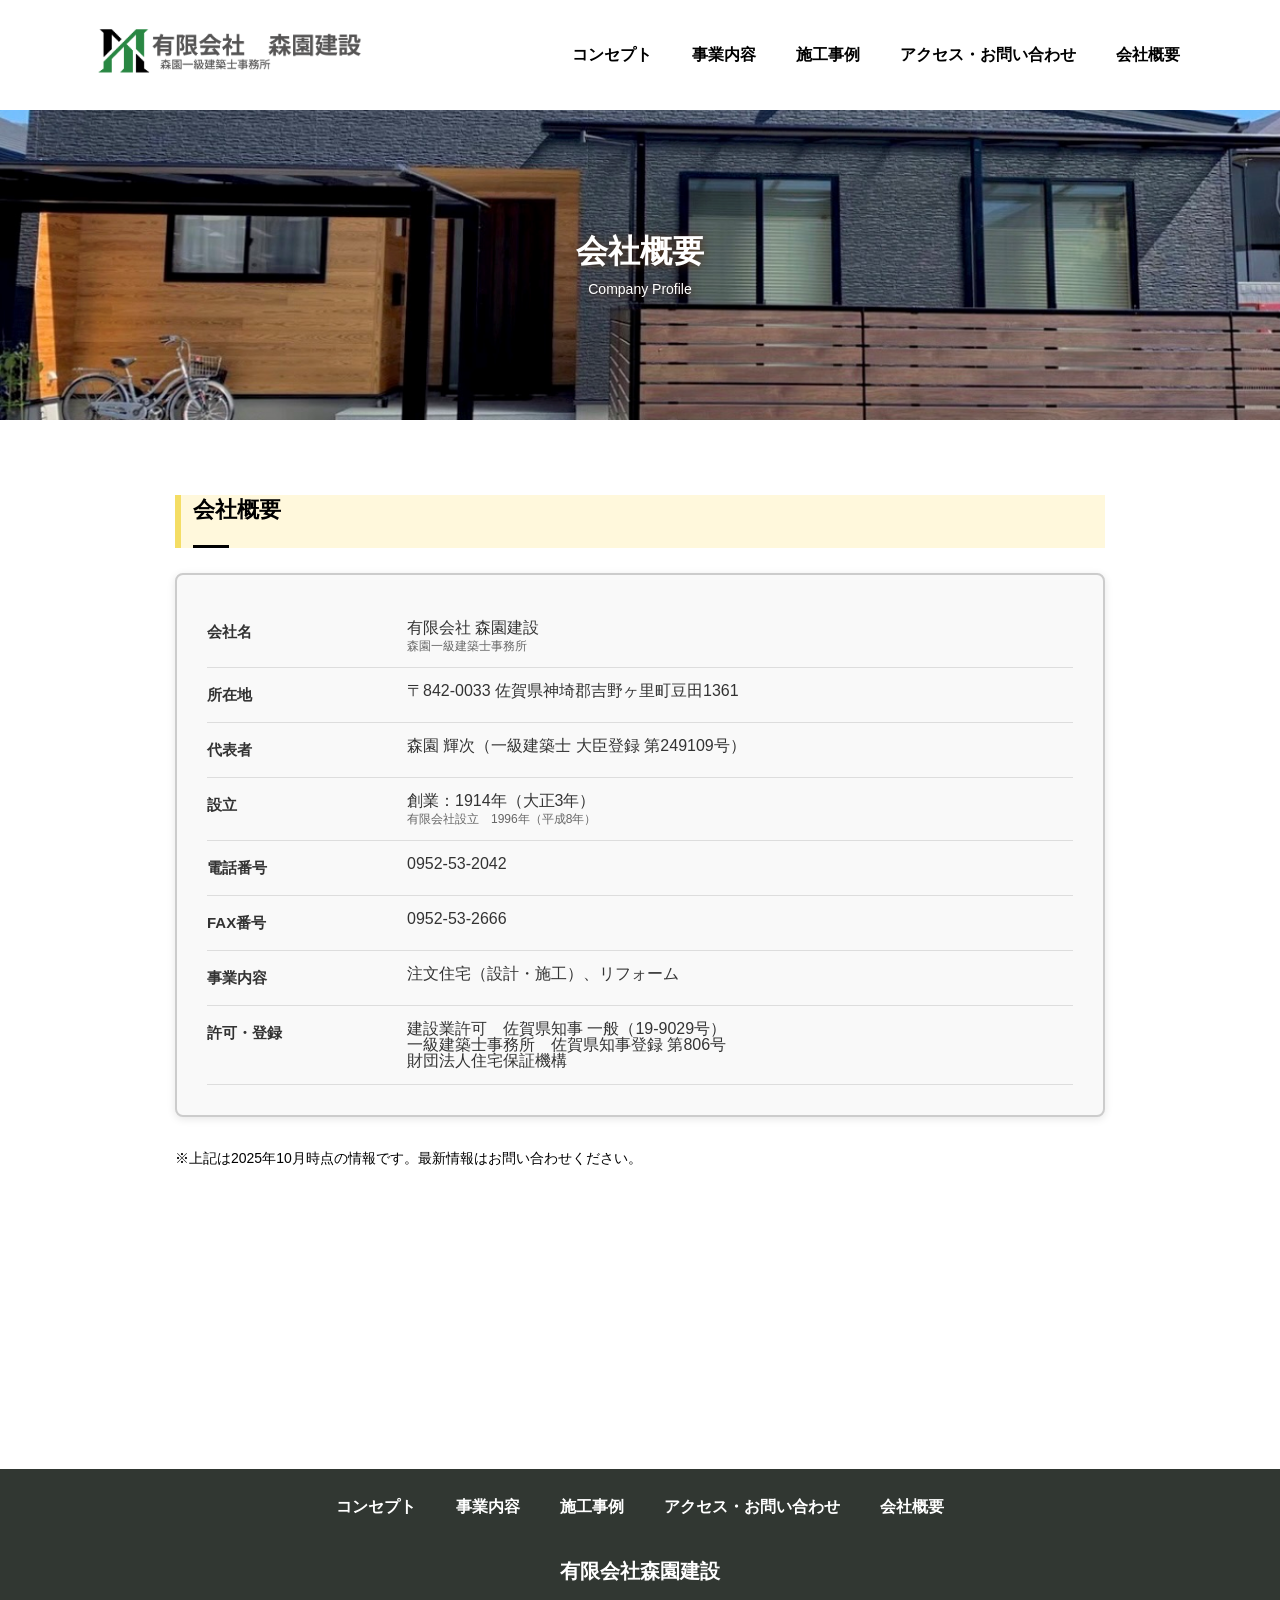
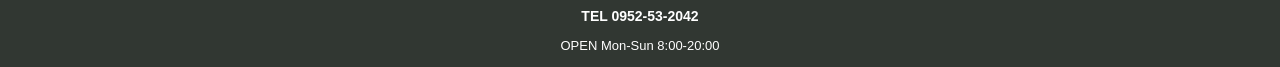
<file: gaiyo.html>
<!DOCTYPE html>
<html>

<head>
  <meta charset="UTF-8">
  <title>ACCESS｜KISSA official website</title>
  <meta name="description" content="カフェ「KISSA」のアクセスマップと問い合わせフォームが掲載されたページです。">
  <meta name="viewport" content="width=device-width">
  <script src="./js/toggle-menu.js"></script>
  <link href="./css/common.css" rel="stylesheet">
  <link href="./css/gaiyo.css" rel="stylesheet">
  <link rel="preconnect" href="https://fonts.googleapis.com">
  <link rel="preconnect" href="https://fonts.gstatic.com" crossorigin>
  <link href="https://fonts.googleapis.com/css2?family=Montserrat:wght@700&display=swap" rel="stylesheet">
</head>

<body>

  <!-- headerここから -->
  <header class="header">
    <div class="header-inner">
      <a class="header-logo" href="./index.html">
        <img src="./images/common/logo-header.png" alt="KISSA">
      </a>
      <button class="toggle-menu-button"></button>
      <div class="header-site-menu">
        <nav class="site-menu">
          <ul>
 <li><a href="./concept.html">コンセプト</a></li>
        <li><a href="./menu.html">事業内容</a></li>
        <li><a href="./shop.html">施工事例</a></li>
        <li><a href="./access.html">アクセス・お問い合わせ</a></li>
        <li><a href="./gaiyo.html">会社概要</a></li>
          </ul>
        </nav>
      </div>
    </div>
  </header>
  <!-- headerここまで -->

 <!-- mainここから -->
<main class="main">
  <div class="title">
    <h1>会社概要</h1>
    <p>Company Profile</p>
  </div>

  <div class="contact" id="contact">
    <h2>会社概要</h2>
    <dl class="form-area">
      <dt>会社名</dt>
      <dd>
  有限会社 森園建設<br>
  <span class="sub-company">森園一級建築士事務所</span>
      </dd>

      <dt>所在地</dt>
      <dd>〒842-0033 佐賀県神埼郡吉野ヶ里町豆田1361</dd>

      <dt>代表者</dt>
      <dd>森園 輝次（一級建築士 大臣登録 第249109号）</dd>

      <dt>設立</dt>
      <dd>創業：1914年（大正3年）<br>
      <span class="sub-seturitsu">有限会社設立　1996年（平成8年）</span>
      </dd>

      <dt>電話番号</dt>
      <dd>0952-53-2042</dd>

      <dt>FAX番号</dt>
      <dd>0952-53-2666</dd>

      <dt>事業内容</dt>
      <dd>注文住宅（設計・施工）、リフォーム</dd>

      <dt>許可・登録</dt>
      <dd>
        建設業許可　佐賀県知事 一般（19-9029号）<br>
        一級建築士事務所　佐賀県知事登録 第806号<br>
        財団法人住宅保証機構
      </dd>
    </dl>

    <p class="confirm-text">※上記は2025年10月時点の情報です。最新情報はお問い合わせください。</p>
  </div>
</main>
<!-- mainここまで -->

  <!-- footerここから -->
  <footer class="footer">
    <nav class="site-menu">
      <ul>
        <li><a href="./concept.html">コンセプト</a></li>
        <li><a href="./menu.html">事業内容</a></li>
        <li><a href="./shop.html">施工事例</a></li>
        <li><a href="./access.html">アクセス・お問い合わせ</a></li>
        <li><a href="./gaiyo.html">会社概要</a></li>
      </ul>
    </nav>
    <br>
    <p class="footer-title">有限会社森園建設</p>
    <p class="footer-tel">TEL 0952-53-2042</p>
    <p class="footer-time">OPEN Mon-Sun 8:00-20:00</p>
  </footer>
  <!-- footerここまで -->

</body>

</html>
</file>
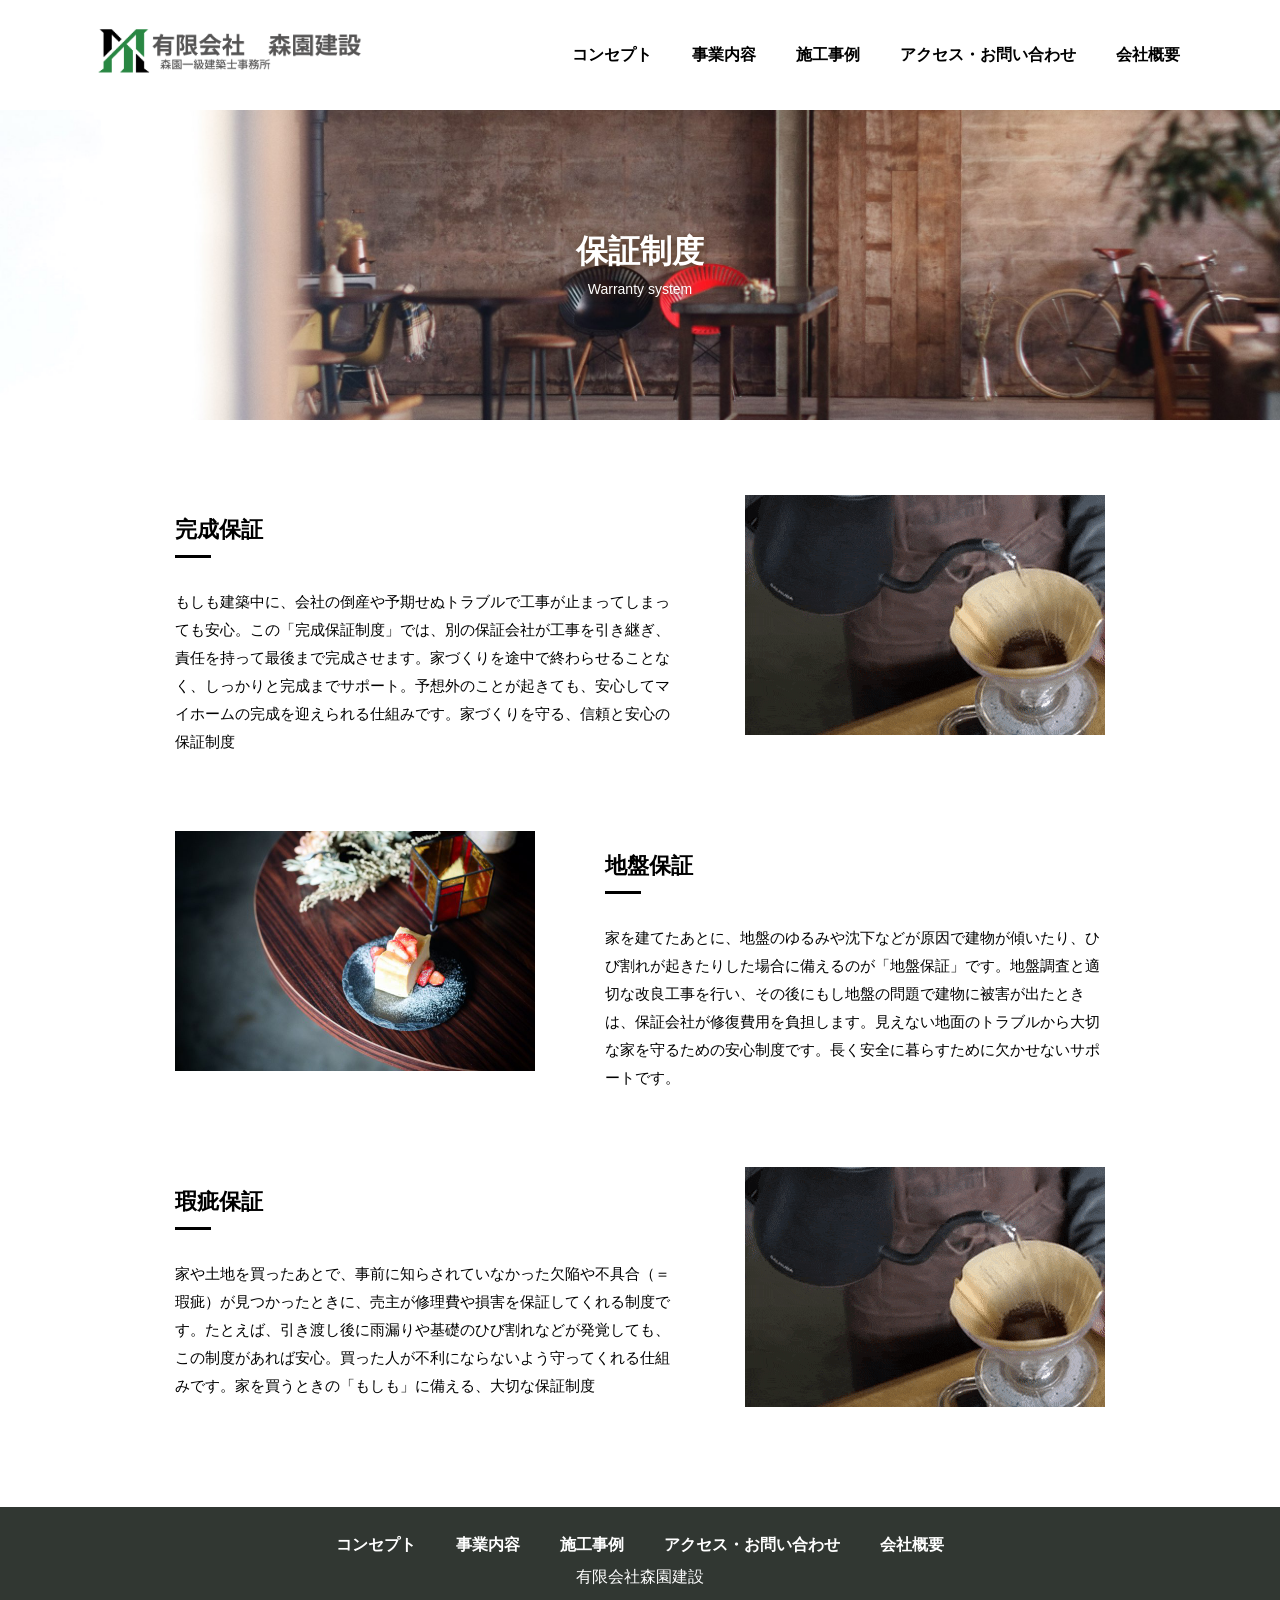
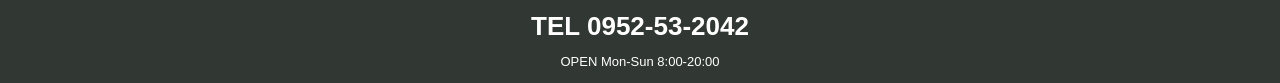
<file: hosho.html>
<!DOCTYPE html>
<html>

<head>
  <meta charset="UTF-8">
  <title>CONCEPT｜KISSA official website</title>
  <meta name="description" content="カフェ「KISSA」は日本の喫茶文化をコーヒーに落とし込み、訪れるお客さまに特別なひとときを提供します。">
  <meta name="viewport" content="width=device-width">
  <script src="./js/toggle-menu.js"></script>
  <link href="./css/common.css" rel="stylesheet">
  <link href="./css/concept.css" rel="stylesheet">
  <link rel="preconnect" href="https://fonts.googleapis.com">
  <link rel="preconnect" href="https://fonts.gstatic.com" crossorigin>
  <link href="https://fonts.googleapis.com/css2?family=Montserrat:wght@700&display=swap" rel="stylesheet">
</head>

<body>

  <!-- headerここから -->
  <header class="header">
    <div class="header-inner">
      <a class="header-logo" href="./index.html">
        <img src="./images/common/logo-header.png" alt="KISSA">
      </a>
      <button class="toggle-menu-button"></button>
      <div class="header-site-menu">
        <nav class="site-menu">
          <ul>
 <li><a href="./concept.html">コンセプト</a></li>
        <li><a href="./menu.html">事業内容</a></li>
        <li><a href="./shop.html">施工事例</a></li>
        <li><a href="./access.html">アクセス・お問い合わせ</a></li>
        <li><a href="./gaiyo.html">会社概要</a></li>
          </ul>
        </nav>
      </div>
    </div>
  </header>
  <!-- headerここまで -->

  <!-- mainここから -->
  <main class="main">
    <div class="title">
      <h1>保証制度</h1>
      <p>Warranty system</p>
    </div>
    <div class="feature">
      <div class="feature-text">
        <h2>完成保証</h2>
        <p>もしも建築中に、会社の倒産や予期せぬトラブルで工事が止まってしまっても安心。この「完成保証制度」では、別の保証会社が工事を引き継ぎ、責任を持って最後まで完成させます。家づくりを途中で終わらせることなく、しっかりと完成までサポート。予想外のことが起きても、安心してマイホームの完成を迎えられる仕組みです。家づくりを守る、信頼と安心の保証制度</p>
      </div>
      <img src="./images/concept/img-item01.gif" alt="コーヒーを淹れている画像">
    </div>
    <div class="feature reverse">
      <div class="feature-text">
        <h2>地盤保証</h2>
        <p>家を建てたあとに、地盤のゆるみや沈下などが原因で建物が傾いたり、ひび割れが起きたりした場合に備えるのが「地盤保証」です。地盤調査と適切な改良工事を行い、その後にもし地盤の問題で建物に被害が出たときは、保証会社が修復費用を負担します。見えない地面のトラブルから大切な家を守るための安心制度です。長く安全に暮らすために欠かせないサポートです。</p>
      </div>
      <img src="./images/concept/img-item02.jpg" alt="ケーキとドライフラワーの画像">
    </div><!-- 20250817追加(コンセプトが5つになったため体裁等は後で修正予定) -->
    <div class="feature">
      <div class="feature-text">
        <h2>瑕疵保証</h2>
        <p>家や土地を買ったあとで、事前に知らされていなかった欠陥や不具合（＝瑕疵）が見つかったときに、売主が修理費や損害を保証してくれる制度です。たとえば、引き渡し後に雨漏りや基礎のひび割れなどが発覚しても、この制度があれば安心。買った人が不利にならないよう守ってくれる仕組みです。家を買うときの「もしも」に備える、大切な保証制度</p>
      </div>
      <img src="./images/concept/img-item01.gif" alt="コーヒーを淹れている画像">
    </div>

  </main>
  <!-- mainここまで -->

 <!-- footerここから -->
  <footer class="footer">
    <nav class="site-menu">
      <ul>
        <li><a href="./concept.html">コンセプト</a></li>
        <li><a href="./menu.html">事業内容</a></li>
        <li><a href="./shop.html">施工事例</a></li>
        <li><a href="./access.html">アクセス・お問い合わせ</a></li>
        <li><a href="./gaiyo.html">会社概要</a></li>
      </ul>
    </nav>
    <br>
    <p class="footer-title">有限会社森園建設</p>
    <p class="footer-tel">TEL 0952-53-2042</p>
    <p class="footer-time">OPEN Mon-Sun 8:00-20:00</p>
  </footer>
  <!-- footerここまで -->

</body>

</html>
</file>
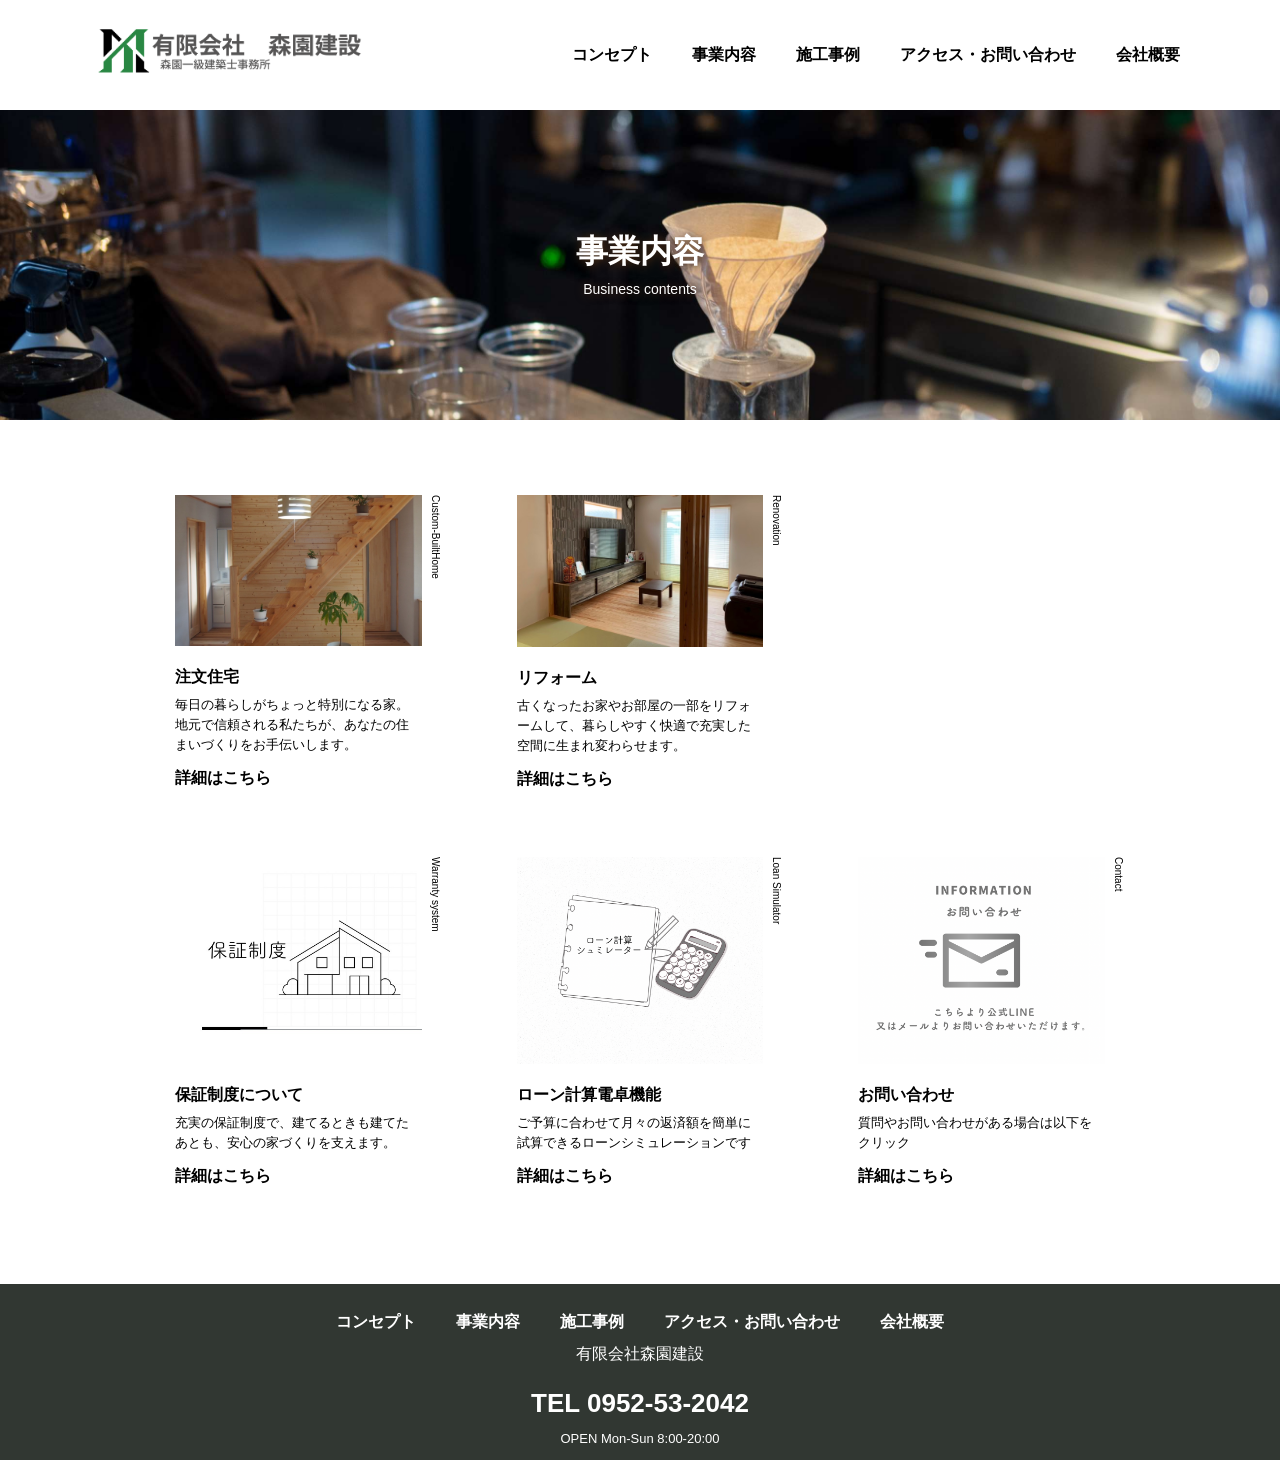
<file: menu.html>
<!DOCTYPE html>
<html>

<head>
  <meta charset="UTF-8">
  <title>MENU｜KISSA official website</title>
  <meta name="description" content="カフェ「KISSA」のメニューを掲載しています。こだわりの浅煎りコーヒーをはじめ、さまざまなメニューをご用意しています。">
  <meta name="viewport" content="width=device-width">
  <script src="./js/toggle-menu.js"></script>
  <link href="./css/common.css" rel="stylesheet">
  <link href="./css/menu.css" rel="stylesheet">
  <link rel="preconnect" href="https://fonts.googleapis.com">
  <link rel="preconnect" href="https://fonts.gstatic.com" crossorigin>
  <link href="https://fonts.googleapis.com/css2?family=Montserrat:wght@700&display=swap" rel="stylesheet">
</head>

<body>

  <!-- headerここから -->
  <header class="header">
    <div class="header-inner">
      <a class="header-logo" href="./index.html">
        <img src="./images/common/logo-header.png" alt="KISSA">
      </a>
      <button class="toggle-menu-button"></button>
      <div class="header-site-menu">
        <nav class="site-menu">
          <ul>
             <li><a href="./concept.html">コンセプト</a></li>
        <li><a href="./menu.html">事業内容</a></li>
        <li><a href="./shop.html">施工事例</a></li>
        <li><a href="./access.html">アクセス・お問い合わせ</a></li>
        <li><a href="./gaiyo.html">会社概要</a></li>
          </ul>
        </nav>
      </div>
    </div>
  </header>
  <!-- headerここまで -->

  <!-- mainここから -->
  <main class="main">
    <div class="title">
      <h1>事業内容</h1>
      <p>Business contents</p>
    </div>
    <ul class="item-list">
      <li>
        <img src="./images/menu/S__42926083.jpg" alt="アメリカーノの商品画像">
        <dl>
          <dt>注文住宅</dt>
          <dd>毎日の暮らしがちょっと特別になる家。<br>地元で信頼される私たちが、あなたの住まいづくりをお手伝いします。</dd>
        </dl>
        <p class="price"><a href="./content-detail.html">詳細はこちら</a></p>
        <p class="item-label">Custom-BuiltHome</p>
      </li>
      <li>
        <img src="./images/menu/S__42926085.jpg" alt="カフェラテの商品画像">
        <dl>
          <dt>リフォーム</dt>
          <dd>古くなったお家やお部屋の一部をリフォームして、暮らしやすく快適で充実した空間に生まれ変わらせます。</dd>
        </dl>
        <p class="price"><a href="./content-detail.html">詳細はこちら</a></p>
        <p class="item-label">Renovation</p>
      </li>
      <li>
        <img src="./images/menu/S__42950688.jpg" alt="ホットドッグ - チリの商品画像">
        <dl>
          <dt>保証制度について</dt>
          <dd>充実の保証制度で、建てるときも建てたあとも、安心の家づくりを支えます。</dd>
        </dl>
        <p class="price"><a href="./hosho.html">詳細はこちら</a></p>
        <p class="item-label">Warranty system</p>
      </li>
      <li>
        <img src="./images/menu/9E2CBCFD-F3E6-425F-8049-22313F5DEA3E.png" alt="レーズンバターサンドの商品画像">
        <dl>
          <dt>ローン計算電卓機能</dt>
          <dd>ご予算に合わせて月々の返済額を簡単に試算できるローンシミュレーションです</dd>
        </dl>
        <p class="price"><a href="./calc.html">詳細はこちら</a></p>
        <p class="item-label">Loan Simulator</p>
      </li>
      <li>
        <img src="./images/menu/0D40A4AC-DD35-4087-A295-49C30FE5C6B4.png" alt="チーズケーキの商品画像">
        <dl>
          <dt>お問い合わせ</dt>
          <dd>質問やお問い合わせがある場合は以下をクリック</dd>
        </dl>
        <p class="price"><a href="./access.html#contact">詳細はこちら</a></p>
        <p class="item-label">Contact</p>
      </li>
    </ul>
  </main>
  <!-- mainここまで -->

  <!-- footerここから -->
  <footer class="footer">
    <nav class="site-menu">
      <ul>
        <li><a href="./concept.html">コンセプト</a></li>
        <li><a href="./menu.html">事業内容</a></li>
        <li><a href="./shop.html">施工事例</a></li>
        <li><a href="./access.html">アクセス・お問い合わせ</a></li>
        <li><a href="./gaiyo.html">会社概要</a></li>
      </ul>
    </nav>
    <br>
    <p class="footer-title">有限会社森園建設</p>
    <p class="footer-tel">TEL 0952-53-2042</p>
    <p class="footer-time">OPEN Mon-Sun 8:00-20:00</p>
  </footer>
  <!-- footerここまで -->

</body>

</html>
</file>
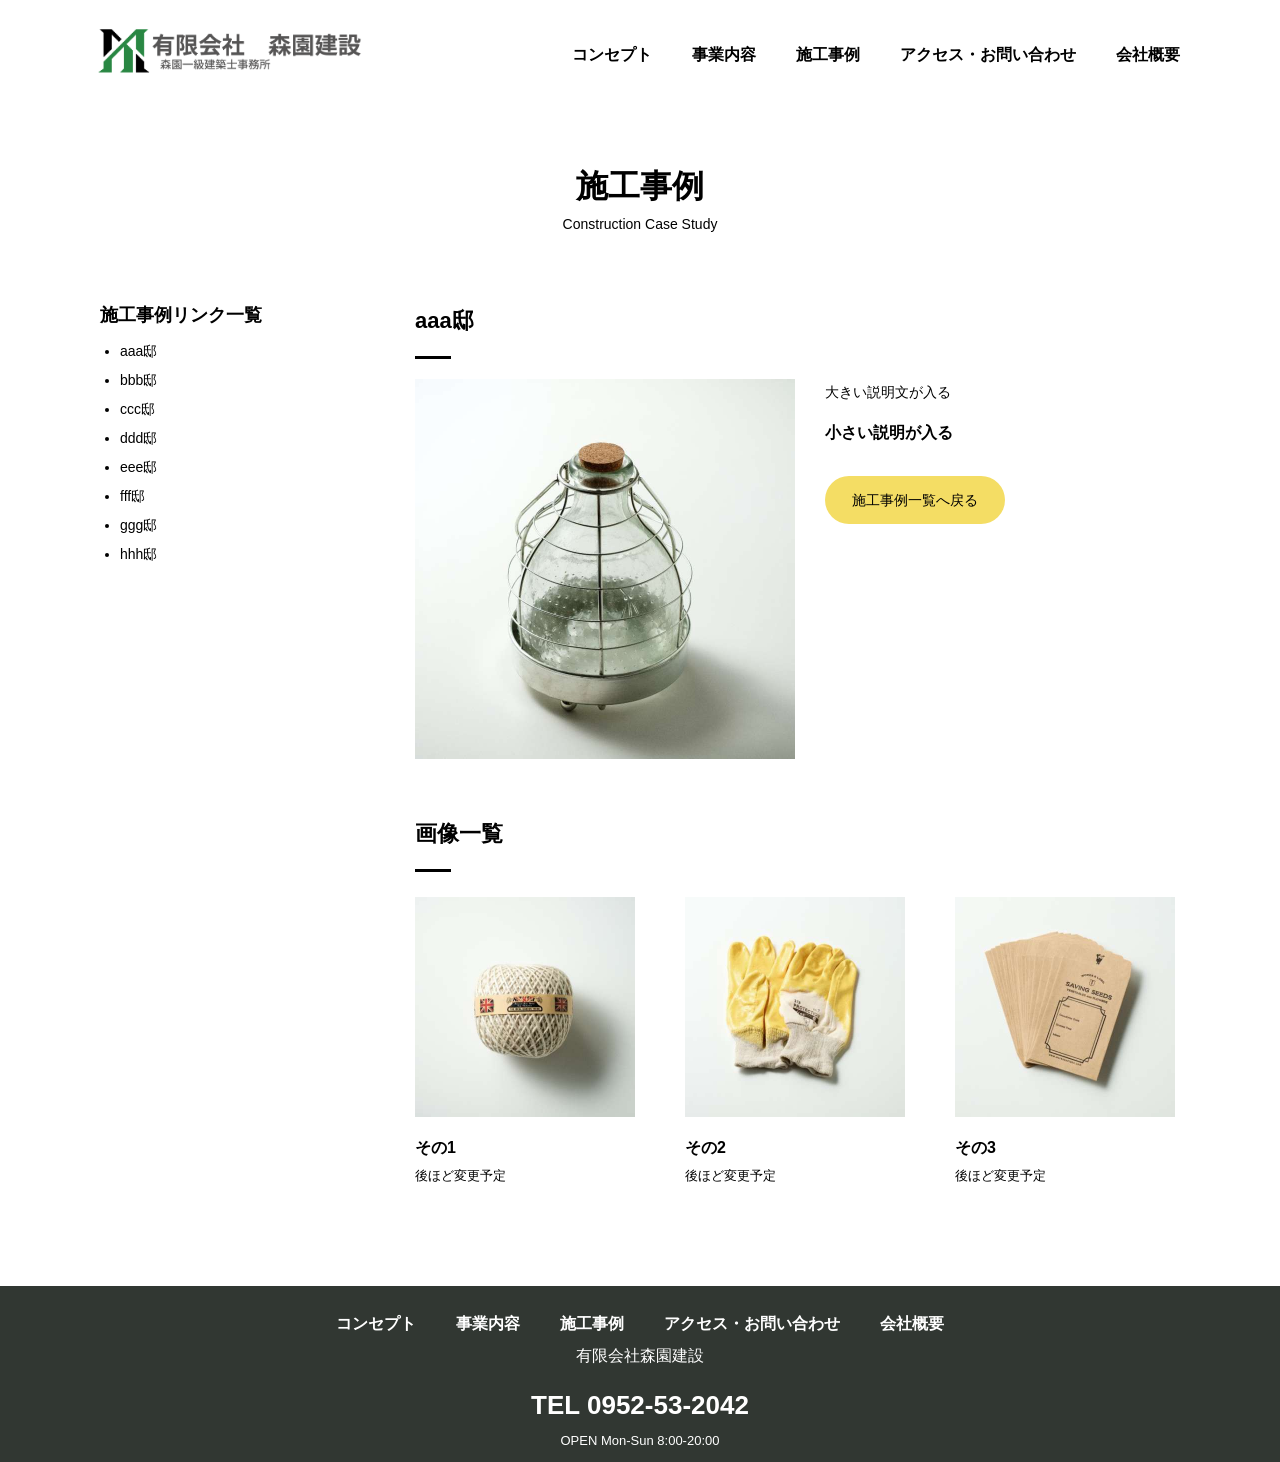
<file: shop-detail.html>
<!DOCTYPE html>
<html>

<head>
  <meta charset="UTF-8">
  <title>ONLINE SHOP｜KISSA official website</title>
  <meta name="description" content="カフェ「KISSA」のスタッフが厳選した、園芸用品のオンラインショップのページです。">
  <meta name="viewport" content="width=device-width">
  <script src="./js/toggle-menu.js"></script>
  <link href="./css/common.css" rel="stylesheet">
  <link href="./css/shop.css" rel="stylesheet">
  <link rel="preconnect" href="https://fonts.googleapis.com">
  <link rel="preconnect" href="https://fonts.gstatic.com" crossorigin>
  <link href="https://fonts.googleapis.com/css2?family=Montserrat:wght@700&display=swap" rel="stylesheet">
</head>

<body>

  <!-- headerここから -->
  <header class="header">
    <div class="header-inner">
      <a class="header-logo" href="./index.html">
        <img src="./images/common/logo-header.png" alt="KISSA">
      </a>
      <button class="toggle-menu-button"></button>
      <div class="header-site-menu">
        <nav class="site-menu">
          <ul>
           <li><a href="./concept.html">コンセプト</a></li>
        <li><a href="./menu.html">事業内容</a></li>
        <li><a href="./shop.html">施工事例</a></li>
        <li><a href="./access.html">アクセス・お問い合わせ</a></li>
        <li><a href="./gaiyo.html">会社概要</a></li>
          </ul>
        </nav>
      </div>
    </div>
  </header>
  <!-- headerここまで -->

  <!-- mainここから -->
  <main class="main">
    <div class="title">
      <h1>施工事例</h1>
      <p>Construction Case Study</p>
    </div>
    <div class="shop-contents">
      <div class="shop-item">
        <h2>aaa邸</h2>
        <div class="item-area">
          <img src="./images/shop/img-item04-large.jpg" alt="ガーデン捕虫器の画像">
          <div class="about-item">
            <p class="item-text">大きい説明文が入る</p>
            <p class="item-price">小さい説明が入る</p>
            <a href="https://www.amazon.co.jp/dp/4774190640/" target="_blank">施工事例一覧へ戻る</a>
          </div>
        </div>
        <div class="item-group recommended">
          <h2>画像一覧</h2>
          <ul class="item-list">
            <li>
              <a href="./shop-detail.html">
                <img src="./images/shop/img-item05.jpg" alt="誘引麻ひもの画像">
                <dl>
                  <dt>その1</dt>
                  <dd>後ほど変更予定</dd>
                </dl>
              </a>
            </li>
            <li>
              <a href="./shop-detail.html">
                <img src="./images/shop/img-item06.jpg" alt="ラバーグローブの画像">
                <dl>
                  <dt>その2</dt>
                  <dd>後ほど変更予定</dd>
                </dl>
              </a>
            </li>
            <li>
              <a href="./shop-detail.html">
                <img src="./images/shop/img-item07.jpg" alt="種保存袋の商品画像">
                <dl>
                  <dt>その3</dt>
                  <dd>後ほど変更予定</dd>
                </dl>
              </a>
            </li>
          </ul>
        </div>
      </div>
      <aside class="shop-menu">
        <div class="shop-menu-inner">
          <h2>施工事例リンク一覧</h2>
          <ul>
            <li><a href="./shop-detail.html">aaa邸</a></li>
            <li><a href="./shop-detail.html">bbb邸</a></li>
            <li><a href="./shop-detail.html">ccc邸</a></li>
            <li><a href="./shop-detail.html">ddd邸</a></li>
            <li><a href="./shop-detail.html">eee邸</a></li>
            <li><a href="./shop-detail.html">fff邸</a></li>
            <li><a href="./shop-detail.html">ggg邸</a></li>
            <li><a href="./shop-detail.html">hhh邸</a></li>
          </ul>
        </div>
      </aside>
    </div>
  </main>
  <!-- mainここまで -->

  <!-- footerここから -->
  <footer class="footer">
    <nav class="site-menu">
      <ul>
        <li><a href="./concept.html">コンセプト</a></li>
        <li><a href="./menu.html">事業内容</a></li>
        <li><a href="./shop.html">施工事例</a></li>
        <li><a href="./access.html">アクセス・お問い合わせ</a></li>
        <li><a href="./gaiyo.html">会社概要</a></li>
      </ul>
    </nav>
    <br>
    <p class="footer-title">有限会社森園建設</p>
    <p class="footer-tel">TEL 0952-53-2042</p>
    <p class="footer-time">OPEN Mon-Sun 8:00-20:00</p>
  </footer>
  <!-- footerここまで -->

</body>

</html>
</file>
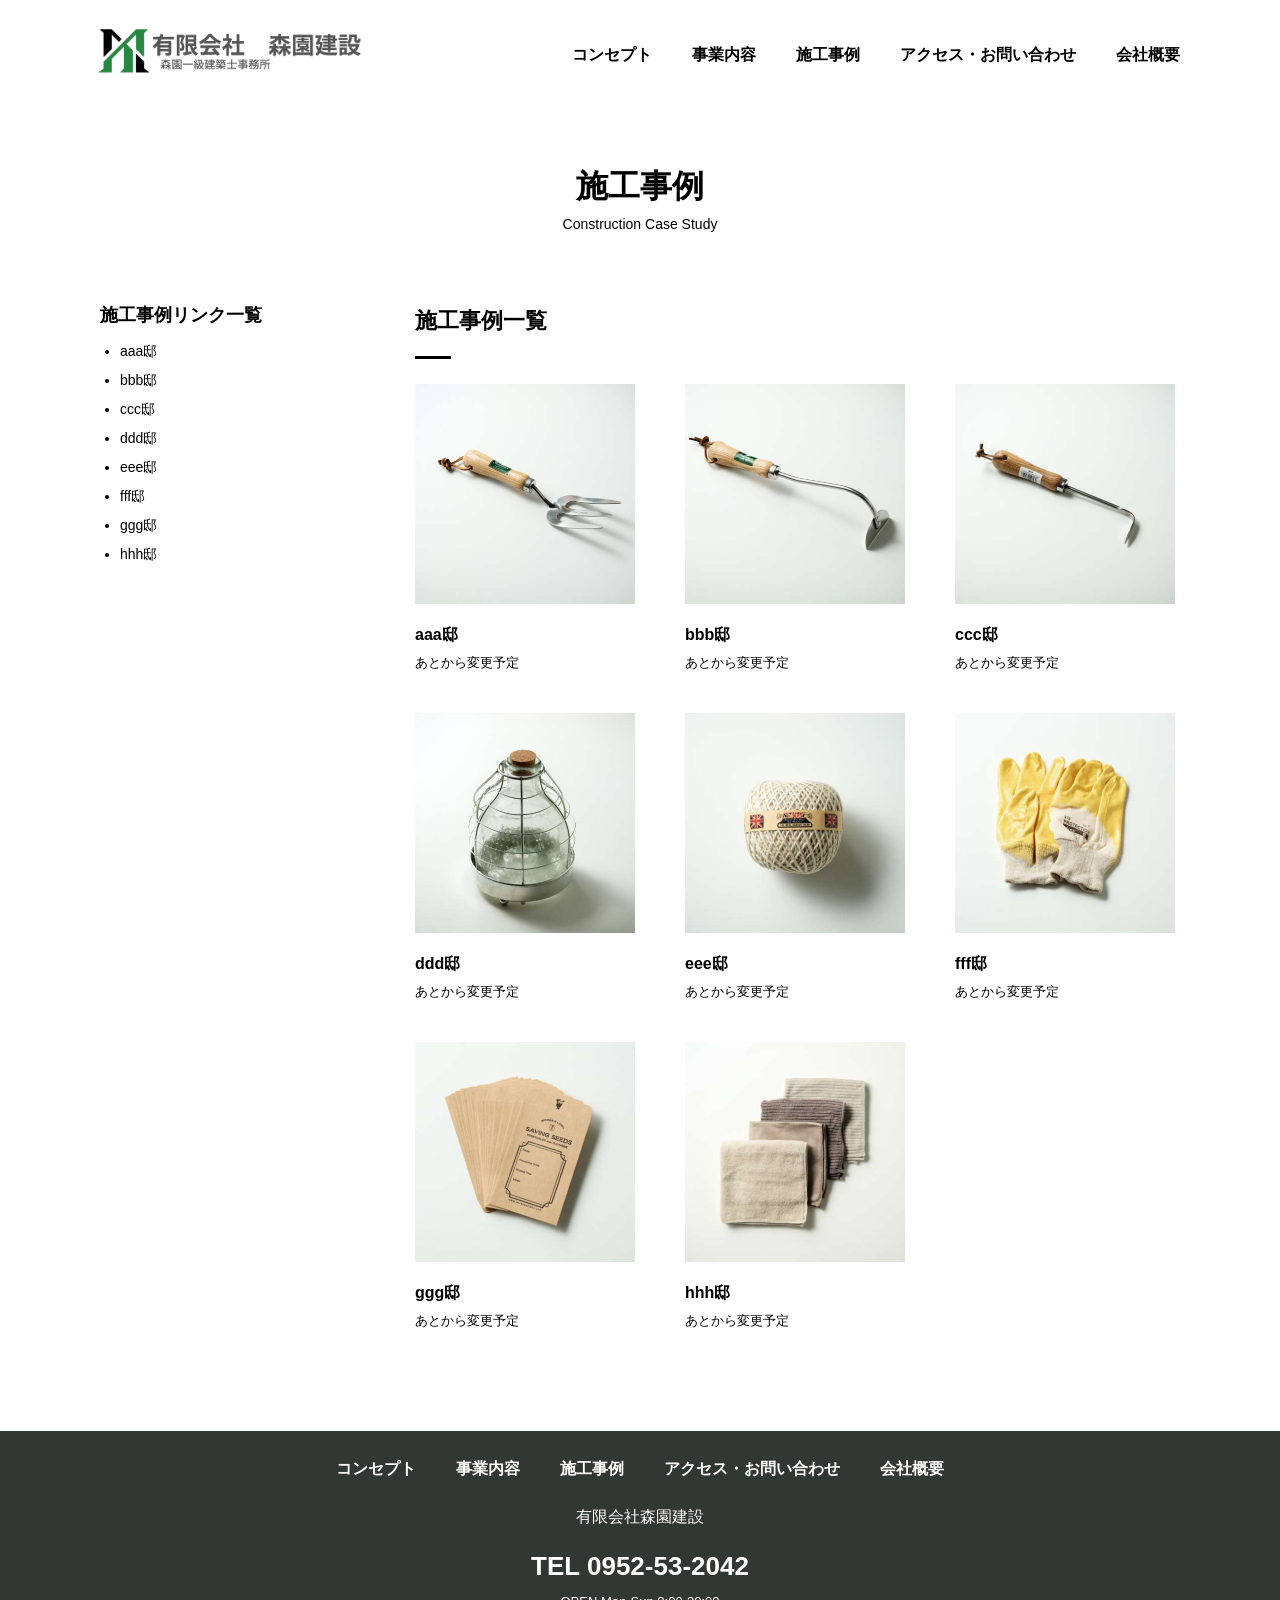
<file: shop.html>
<!DOCTYPE html>
<html>

<head>
  <meta charset="UTF-8">
  <title>ONLINE SHOP｜KISSA official website</title>
  <meta name="description" content="カフェ「KISSA」のスタッフが厳選した、園芸用品のオンラインショップのページです。">
  <meta name="viewport" content="width=device-width">
  <script src="./js/toggle-menu.js"></script>
  <link href="./css/common.css" rel="stylesheet">
  <link href="./css/shop.css" rel="stylesheet">
  <link rel="preconnect" href="https://fonts.googleapis.com">
  <link rel="preconnect" href="https://fonts.gstatic.com" crossorigin>
  <link href="https://fonts.googleapis.com/css2?family=Montserrat:wght@700&display=swap" rel="stylesheet">
</head>

<body>

  <!-- headerここから -->
  <header class="header">
    <div class="header-inner">
      <a class="header-logo" href="./index.html">
        <img src="./images/common/logo-header.png" alt="KISSA">
      </a>
      <button class="toggle-menu-button"></button>
      <div class="header-site-menu">
        <nav class="site-menu">
          <ul>
 <li><a href="./concept.html">コンセプト</a></li>
        <li><a href="./menu.html">事業内容</a></li>
        <li><a href="./shop.html">施工事例</a></li>
        <li><a href="./access.html">アクセス・お問い合わせ</a></li>
        <li><a href="./gaiyo.html">会社概要</a></li>
          </ul>
        </nav>
      </div>
    </div>
  </header>
  <!-- headerここまで -->

  <!-- mainここから -->
  <main class="main">
    <div class="title">
      <h1>施工事例</h1>
      <p>Construction Case Study</p>
    </div>
    <div class="shop-contents">
      <div class="shop-item">
        <div class="item-group">
          <h2>施工事例一覧</h2>
          <ul class="item-list">
            <li>
              <a href="./shop-detail.html">
                <img src="./images/shop/img-item01.jpg" alt="ハンドフォークの商品画像">
                <dl>
                  <dt>aaa邸</dt>
                  <dd>あとから変更予定</dd>
                </dl>
              </a>
            </li>
            <li>
              <a href="./shop-detail.html">
                <img src="./images/shop/img-item02.jpg" alt="オニオンホーの商品画像">
                <dl>
                  <dt>bbb邸</dt>
                  <dd>あとから変更予定</dd>
                </dl>
              </a>
            </li>
            <li>
              <a href="./shop-detail.html">
                <img src="./images/shop/img-item03.jpg" alt="除草ピックの商品画像">
                <dl>
                  <dt>ccc邸</dt>
                  <dd>あとから変更予定</dd>
                </dl>
              </a>
            </li>
            <li>
              <a href="./shop-detail.html">
                <img src="./images/shop/img-item04.jpg" alt="ガーデン捕虫器の商品画像">
                <dl>
                  <dt>ddd邸</dt>
                  <dd>あとから変更予定</dd>
                </dl>
              </a>
            </li>
            <li>
              <a href="./shop-detail.html">
                <img src="./images/shop/img-item05.jpg" alt="誘引麻ひもの商品画像">
                <dl>
                  <dt>eee邸</dt>
                  <dd>あとから変更予定</dd>
                </dl>
              </a>
            </li>
            <li>
              <a href="./shop-detail.html">
                <img src="./images/shop/img-item06.jpg" alt="ラバーグローブの商品画像">
                <dl>
                  <dt>fff邸</dt>
                  <dd>あとから変更予定</dd>
                </dl>
              </a>
            </li>
            <li>
              <a href="./shop-detail.html">
                <img src="./images/shop/img-item07.jpg" alt="種保存袋の商品画像">
                <dl>
                  <dt>ggg邸</dt>
                  <dd>あとから変更予定</dd>
                </dl>
              </a>
            </li>
            <li>
              <a href="./shop-detail.html">
                <img src="./images/shop/img-item08.jpg" alt="クロスの商品画像">
                <dl>
                  <dt>hhh邸</dt>
                  <dd>あとから変更予定</dd>
                </dl>
              </a>
            </li>
          </ul>
        </div>
      </div>
      <aside class="shop-menu">
        <div class="shop-menu-inner">
          <h2>施工事例リンク一覧</h2>
          <ul>
            <li><a href="./shop-detail.html">aaa邸</a></li>
            <li><a href="./shop-detail.html">bbb邸</a></li>
            <li><a href="./shop-detail.html">ccc邸</a></li>
            <li><a href="./shop-detail.html">ddd邸</a></li>
            <li><a href="./shop-detail.html">eee邸</a></li>
            <li><a href="./shop-detail.html">fff邸</a></li>
            <li><a href="./shop-detail.html">ggg邸</a></li>
            <li><a href="./shop-detail.html">hhh邸</a></li>
          </ul>
        </div>
      </aside>
    </div>
  </main>
  <!-- mainここまで -->

  <!-- footerここから -->
  <footer class="footer">
    <nav class="site-menu">
      <ul>
        <li><a href="./concept.html">コンセプト</a></li>
        <li><a href="./menu.html">事業内容</a></li>
        <li><a href="./shop.html">施工事例</a></li>
        <li><a href="./access.html">アクセス・お問い合わせ</a></li>
        <li><a href="./gaiyo.html">会社概要</a></li>
      </ul>
    </nav>
    <br>
    <br>
    <p class="footer-title">有限会社森園建設</p>
    <p class="footer-tel">TEL 0952-53-2042</p>
    <p class="footer-time">OPEN Mon-Sun 8:00-20:00</p>
  </footer>
  <!-- footerここまで -->

</body>

</html>
</file>
<file: css/common.css>
@charset "utf-8";

*,
::before,
::after {
  padding: 0;
  margin: 0;
  box-sizing: border-box;
}

ul,
ol {
  list-style: none;
}

a {
  color: inherit;
  text-decoration: none;
}

body {
  font-family: sans-serif;
  font-size: 16px;
  color: #000000;
  line-height: 1;
  background-color: #ffffff;
}

img {
  max-width: 100%;
}

.header-inner {
  max-width: 1200px;
  height: 110px;
  margin-left: auto;
  margin-right: auto;
  padding-left: 40px;
  padding-right: 40px;
  display: flex;
  justify-content: space-between;
  align-items: center;
}

.toggle-menu-button {
  display: none;
}

.header-logo {
  display: block;
  width: 300px;
}

.site-menu ul {
  display: flex;
}

.site-menu ul li {
  margin-left: 20px;
  margin-right: 20px;
}

.site-menu ul li a {
  font-family: 'Montserrat', sans-serif;
  font-weight: bold;
}

.footer {
  color: #ffffff;
  background-color: rgb(49, 55, 50);
  padding-top: 30px;
  padding-bottom: 15px;
  display: flex;
  flex-direction: column;
  align-items: center;
}

.footer-logo {
  display: block;
  width: 235px;
  margin-top: 90px;
}

.footer-tel {
  font-size: 26px;
  font-weight: bold;
  margin-top: 28px;
}

.footer-time {
  font-size: 13px;
  margin-top: 16px;
}

.copyright {
  font-size: 14px;
  font-weight: bold;
  margin-top: 90px;
}

@media (max-width: 800px) {
  .site-menu ul {
    display: block;
    text-align: center;
  }

  .site-menu li {
    margin-top: 20px;
  }

  .header {
    position: fixed;
    top: 0;
    left: 0;
    right: 0;
    background-color: #ffffff;
    height: 50px;
    z-index: 10;
    box-shadow: 0 3px 6px rgba(0, 0, 0, 0.1);
  }

  .header-inner {
    padding-left: 20px;
    padding-right: 20px;
    height: 100%;
    position: relative;
  }

  .header-logo {
    width: 100px;
  }

  .header-site-menu {
    position: absolute;
    top: 100%;
    left: 0;
    right: 0;
    color: #ffffff;
    background-color: #736E62;
    padding-top: 30px;
    padding-bottom: 50px;
    display: none;
  }

  .header-site-menu.is-show {
    display: block;
  }

  .toggle-menu-button {
    display: block;
    width: 44px;
    height: 34px;
    background-image: url(../images/common/icon-menu.png);
    background-size: 50%;
    background-position: center;
    background-repeat: no-repeat;
    background-color: transparent;
    border: none;
    border-radius: 0;
    outline: none;
  }

  .main {
    padding-top: 50px;
  }

  .footer-logo {
    margin-top: 60px;
  }

  .footer-tel {
    font-size: 20px;
  }

  .copyright {
    margin-top: 50px;
  }
}
</file>
<file: css/index.css>
@charset "utf-8";

.first-view {
  height: calc(100vh - 110px);
  background-image: url(../images/index/bg-main.jpg);
  background-repeat: no-repeat;
  background-position: center center;
  background-size: cover;
  display: flex;
  align-items: center;
}

.first-view-text {
  width: 100%;
  max-width: 1200px;
  margin-left: auto;
  margin-right: auto;
  padding-left: 40px;
  padding-bottom: 80px;
  color: #ffffff;
  font-weight: bold;
  text-shadow: 1px 1px 10px #4b2c14;
}

.first-view-text h1 {
  font-family: 'Montserrat', sans-serif;
  font-size: 56px;
  line-height: 72px;
}

.first-view-text p {
  font-size: 18px;
  margin-top: 20px;
}

.lead {
  max-width: 1200px;
  margin: 60px auto;
}

.lead p {
  line-height: 2;
  text-align: center;
}

.link-button-area {
  text-align: center;
  margin-top: 40px;
}

.link-button {
  background-color: #f4dd64;
  display: inline-block;
  min-width: 180px;
  line-height: 48px;
  border-radius: 24px;
  font-family: 'Montserrat', sans-serif;
  font-size: 14px;
}

.link-button:hover {
  background-color: #d8b500;
}

.recommended {
  background-color: #f8f8f8;
  padding-top: 45px;
  padding-bottom: 55px;
}

.recommended h2 {
  font-size: 22px;
  font-weight: bold;
  text-align: center;
}

.recommended h2::after {
  content: '';
  display: block;
  width: 36px;
  height: 3px;
  background-color: #000000;
  margin-top: 20px;
  margin-left: auto;
  margin-right: auto;
}

.item-list {
  display: flex;
  padding-top: 40px;
  padding-bottom: 10px;
  padding-left: 60px;
  padding-right: 60px;
  overflow: scroll;
}

.item-list li {
  flex-shrink: 0;
  width: 260px;
  margin-left: 75px;
}

.item-list li:first-child {
  margin-left: 0;
}

.item-list dl {
  margin-top: 20px;
}

.item-list dt {
  font-weight: bold;
}

.item-list dd {
  font-size: 13px;
  line-height: 20px;
  margin-top: 10px;
}

.item-list .price {
  font-weight: bold;
  margin-top: 15px;
}

@media (max-width: 800px) {
  .first-view {
    height: calc(100vh - 50px);
    background-image: url(../images/index/bg-main-sp.jpg);
    align-items: flex-start;
  }

  .first-view-text {
    padding-top: 60px;
    padding-left: 20px;
  }

  .first-view-text h1 {
    font-size: 36px;
    line-height: 48px;
  }

  .first-view-text p {
    font-size: 14px;
    margin-top: 15px;
  }

  .lead {
    padding-left: 20px;
    padding-right: 20px;
  }

  .lead p {
    text-align: left;
  }

  .item-list {
    padding-left: 20px;
    padding-right: 20px;
  }

  .item-list li {
    width: 220px;
    margin-left: 30px;
  }
}
</file>
<file: css/access.css>
@charset "utf-8";

.title {
  height: 310px;
  background-image: url(../images/access/bg-main.jpg);
  background-repeat: no-repeat;
  background-position: center center;
  background-size: cover;
  display: flex;
  flex-direction: column;
  justify-content: center;
  align-items: center;
  color: #FFFFFF;
  text-shadow: 1px 1px 10px #4b2c14;
}

.title h1 {
  font-family: 'Montserrat', sans-serif;
  font-size: 32px;
  font-weight: bold;
}

.title p {
  font-size: 14px;
  margin-top: 15px;
}

.main h2 {
  font-size: 22px;
  font-weight: bold;
  line-height: 30px;
  color: #000000;/* 20250810フォントカラーを追加 */
}

.main h2::after {
  content: '';
  display: block;
  width: 36px;
  height: 3px;
  background-color: #000000;
  margin-top: 20px;
}

.map {
  width: 930px;
  max-width: 90%;
  margin-top: 75px;
  margin-left: auto;
  margin-right: auto;
}

.map iframe {
  display: block;
  width: 100%;
  height: 320px;
  margin-top: 25px;
}

.contact {
  width: 930px;
  max-width: 90%;
  margin-top: 75px;
  margin-left: auto;
  margin-right: auto;
}

.form-area {
  background-color: #8781747f;
  border: 1px solid #aaaaaa00;
  margin-top: 25px;
  padding: 30px;
  display: flex;
  flex-wrap: wrap;
}

.form-area dt {
  width: 200px;
  padding: 15px 0;
  font-size: 15px;
  font-weight: bold;
  line-height: 24px;
  color: #000000;/* 20250810フォントカラーを追加 */
}

.form-area dt .required::after {
  content: '必須';
  font-size: 11px;
  color: #eb4f32;
  margin-left: 10px;
}

.form-area dd {
  width: calc(100% - 200px);
  padding: 15px 0;
  color: #000000;/* 20250810フォントカラーを追加 */
}

.input-text {
  width: 100%;
  max-width: 280px;
  height: 40px;
  padding-left: 10px;
  padding-right: 10px;
}

.select-box {
  width: 200px;
  height: 40px;
}

.radio-button {
  display: block;
  margin-top: 20px;
}

.radio-button:first-child {
  margin-top: 0;
}

.radio-button input {
  margin-right: 8px;
}

.message {
  width: 100%;
  height: 260px;
  padding: 10px;
  line-height: 1.5;
}

.confirm-text {
  font-size: 14px;
  line-height: 22px;
  margin-top: 30px;
}

.submit-button {
  background-color: #f4dd64;
  display: inline-block;
  min-width: 180px;
  line-height: 48px;
  border-radius: 24px;
  font-family: 'Montserrat', sans-serif;
  font-size: 14px;
  text-align: center;
  margin-top: 20px;
  cursor: pointer;
  border: none;
}

.submit-button:hover {
  background-color: #d8b500;
}

.footer {
  margin-top: 300px;
}

.footer-title {
  display: block;
  font-size: 20px;     /* お好みでサイズを調整できます（例：20px〜24px） */
  font-weight: bold;   /* ★この1行で太字になります★ */
  margin-top: 30px; /* ★この数値を調整すると下にずらせます★ */
}

.footer-tel {
  display: block;
  font-size: 14px;     /* お好みでサイズを調整できます（例：20px〜24px） */
}


@media (max-width: 800px) {
  .map,
  .contact {
    width: 500px;
    margin-top: 45px;
  }

  .form-area dt,
  .form-area dd {
    width: 100%;
  }

  .form-area dt {
    padding-bottom: 0;
  }

  .submit-button {
    width: 100%;
  }
}
</file>
<file: css/calc.css>
@charset "utf-8";

.title {
  height: 310px;
  background-image: url(../images/access/bg-main.jpg);
  background-repeat: no-repeat;
  background-position: center center;
  background-size: cover;
  display: flex;
  flex-direction: column;
  justify-content: center;
  align-items: center;
  color: #FFFFFF;
  text-shadow: 1px 1px 10px #4b2c14;
}

.title h1 {
  font-family: 'Montserrat', sans-serif;
  font-size: 32px;
  font-weight: bold;
}

.title p {
  font-size: 14px;
  margin-top: 15px;
}

.main h2 {
  font-size: 22px;
  font-weight: bold;
  line-height: 30px;
  color: #000000;/* 20250810フォントカラーを追加 */
}

.main h2::after {
  content: '';
  display: block;
  width: 36px;
  height: 3px;
  background-color: #000000;
  margin-top: 20px;
}

.map {
  width: 930px;
  max-width: 90%;
  margin-top: 75px;
  margin-left: auto;
  margin-right: auto;
}

.map iframe {
  display: block;
  width: 100%;
  height: 320px;
  margin-top: 25px;
}

.contact {
  width: 930px;
  max-width: 90%;
  margin-top: 75px;
  margin-left: auto;
  margin-right: auto;
}

.form-area {
  background-color: #8781747f;
  border: 1px solid #aaaaaa00;
  margin-top: 25px;
  padding: 30px;
  display: flex;
  flex-wrap: wrap;
}

.form-area dt {
  width: 200px;
  padding: 15px 0;
  font-size: 15px;
  font-weight: bold;
  line-height: 24px;
  color: #000000;/* 20250810フォントカラーを追加 */
}

.form-area dt .required::after {
  content: '必須';
  font-size: 11px;
  color: #eb4f32;
  margin-left: 10px;
}

.form-area dd {
  width: calc(100% - 200px);
  padding: 15px 0;
  color: #000000;/* 20250810フォントカラーを追加 */
}

.input-text {
  width: 100%;
  max-width: 280px;
  height: 40px;
  padding-left: 10px;
  padding-right: 10px;
}

.select-box {
  width: 200px;
  height: 40px;
}

.radio-button {
  display: block;
  margin-top: 20px;
}

.radio-button:first-child {
  margin-top: 0;
}

.radio-button input {
  margin-right: 8px;
}

.message {
  width: 100%;
  height: 260px;
  padding: 10px;
  line-height: 1.5;
}

.confirm-text {
  font-size: 14px;
  line-height: 22px;
  margin-top: 30px;
}

.submit-button {
  background-color: #f4dd64;
  display: inline-block;
  min-width: 180px;
  line-height: 48px;
  border-radius: 24px;
  font-family: 'Montserrat', sans-serif;
  font-size: 14px;
  text-align: center;
  margin-top: 20px;
  cursor: pointer;
  border: none;
}

.submit-button:hover {
  background-color: #d8b500;
}

.footer {
  margin-top: 300px;
}

.footer-title {
  display: block;
  font-size: 20px;     /* お好みでサイズを調整できます（例：20px〜24px） */
  font-weight: bold;   /* ★この1行で太字になります★ */
  margin-top: 30px; /* ★この数値を調整すると下にずらせます★ */
}

.footer-tel {
  display: block;
  font-size: 14px;     /* お好みでサイズを調整できます（例：20px〜24px） */
}


@media (max-width: 800px) {
  .map,
  .contact {
    width: 500px;
    margin-top: 45px;
  }

  .form-area dt,
  .form-area dd {
    width: 100%;
  }

  .form-area dt {
    padding-bottom: 0;
  }

  .submit-button {
    width: 100%;
  }
}
</file>
<file: css/concept.css>
@charset "utf-8";

.title {
  height: 310px;
  background-image: url(../images/concept/bg-main.jpg);
  background-repeat: no-repeat;
  background-position: center center;
  background-size: cover;
  display: flex;
  flex-direction: column;
  justify-content: center;
  align-items: center;
  color: #ffffff;
  text-shadow: 1px 1px 10px #4b2c14;
}

.title h1 {
  font-family: 'Montserrat', sans-serif;
  font-size: 32px;
  font-weight: bold;
}

.title p {
  font-size: 14px;
  margin-top: 15px;
}

.feature {
  display: flex;
  justify-content: space-between;
  width: 930px;
  max-width: 90%;
  margin-top: 75px;
  margin-left: auto;
  margin-right: auto;
  align-items: flex-start;
}

.feature img {
  width: 360px;
}

.feature-text {
  max-width: 500px;
  margin-right: 40px;
}

.reverse {
  flex-direction: row-reverse;
}

.reverse .feature-text {
  margin-left: 40px;
  margin-right: 0;
}

.feature-text h2 {
  margin-top: 20px;
  font-size: 22px;
  font-weight: bold;
  line-height: 30px;
}

.feature-text h2::after {
  content: '';
  display: block;
  width: 36px;
  height: 3px;
  background-color: #000000;
  margin-top: 10px;
}

.feature-text p {
  font-size: 15px;
  line-height: 28px;
  margin-top: 30px; 
}

.movie {
  width: 930px;
  max-width: 90%;
  background-color: #f8f8f8;
  padding: 50px 60px;
  margin-top: 55px;
  margin-left: auto;
  margin-right: auto;
}

.movie h2 {
  font-size: 22px;
  font-weight: bold;
  text-align: center;
}

.movie h2::after {
  content: '';
  display: block;
  width: 36px;
  height: 3px;
  background-color: #000000;
  margin-top: 20px;
  margin-left: auto;
  margin-right: auto;
}

.movie iframe {
  display: block;
  width: 100%;
  height: 456px;
  margin-top: 30px;
}

.movie p {
  font-size: 15px;
  line-height: 28px;
  margin-top: 20px;
}

.footer {
  margin-top: 100px;
}

@media (max-width: 800px) {
  .feature {
    display: block;
    width: 500px;
    margin-top: 45px;
  }

  .feature-text {
    margin-right: 0;
  }

  .reverse .feature-text {
    margin-left: 0;
  }

  .feature img {
    width: 100%;
    height: auto;
    margin-top: 25px;
  }

  .movie {
    width: 500px;
    padding: 30px 25px;
  }

  .movie iframe {
    height: 240px;
  }
}
</file>
<file: css/gaiyo.css>
@charset "utf-8";

.title {
  height: 310px;
  background-image: url(../images/access/bg-main.jpg);
  background-repeat: no-repeat;
  background-position: center center;
  background-size: cover;
  display: flex;
  flex-direction: column;
  justify-content: center;
  align-items: center;
  color: #FFFFFF;
  text-shadow: 1px 1px 10px #4b2c14;
}

.title h1 {
  font-family: 'Montserrat', sans-serif;
  font-size: 32px;
  font-weight: bold;
}

.title p {
  font-size: 14px;
  margin-top: 15px;
}

.main h2 {
  font-size: 22px;
  font-weight: bold;
  line-height: 30px;
  color: #000000;
  border-left: 6px solid #f4dd64; /* 見出しにアクセント */
  padding-left: 12px;
  background-color: #fff8dc;
}

.main h2::after {
  content: '';
  display: block;
  width: 36px;
  height: 3px;
  background-color: #000000;
  margin-top: 20px;
}

.map {
  width: 930px;
  max-width: 90%;
  margin-top: 75px;
  margin-left: auto;
  margin-right: auto;
}

.map iframe {
  display: block;
  width: 100%;
  height: 320px;
  margin-top: 25px;
}

.contact {
  width: 930px;
  max-width: 90%;
  margin-top: 75px;
  margin-left: auto;
  margin-right: auto;
}

/* ▼ 会社情報表示用に枠線と背景を強化 */
.form-area {
  background-color: #f9f9f9;
  border: 2px solid #ccc;
  border-radius: 8px;
  margin-top: 25px;
  padding: 30px;
  display: flex;
  flex-wrap: wrap;
  box-shadow: 0 2px 8px rgba(0,0,0,0.1);
}

.form-area dt {
  width: 200px;
  padding: 15px 0;
  font-size: 15px;
  font-weight: bold;
  line-height: 24px;
  color: #333;
  border-bottom: 1px solid #ddd;
}

.form-area dt .required::after {
  content: '必須';
  font-size: 11px;
  color: #eb4f32;
  margin-left: 10px;
}

.form-area dd {
  width: calc(100% - 200px);
  padding: 15px 0;
  color: #333;
  border-bottom: 1px solid #ddd;
}

.input-text {
  width: 100%;
  max-width: 280px;
  height: 40px;
  padding-left: 10px;
  padding-right: 10px;
}

.select-box {
  width: 200px;
  height: 40px;
}

.radio-button {
  display: block;
  margin-top: 20px;
}

.radio-button:first-child {
  margin-top: 0;
}

.radio-button input {
  margin-right: 8px;
}

.message {
  width: 100%;
  height: 260px;
  padding: 10px;
  line-height: 1.5;
}

.confirm-text {
  font-size: 14px;
  line-height: 22px;
  margin-top: 30px;
}

.submit-button {
  background-color: #f4dd64;
  display: inline-block;
  min-width: 180px;
  line-height: 48px;
  border-radius: 24px;
  font-family: 'Montserrat', sans-serif;
  font-size: 14px;
  text-align: center;
  margin-top: 20px;
  cursor: pointer;
  border: none;
}

.submit-button:hover {
  background-color: #d8b500;
}

.footer {
  margin-top: 300px;
}

.footer-title {
  display: block;
  font-size: 20px;
  font-weight: bold;
  margin-top: 30px;
}

.footer-tel {
  display: block;
  font-size: 14px;
}

@media (max-width: 800px) {
  .map,
  .contact {
    width: 500px;
    margin-top: 45px;
  }

  .form-area dt,
  .form-area dd {
    width: 100%;
  }

  .form-area dt {
    padding-bottom: 0;
  }

  .submit-button {
    width: 100%;
  }
}

.sub-company {
  display: block;
  font-size: 12px;
  color: #666;
  margin-top: 4px;
}

.sub-seturitsu {
  display: block;
  font-size: 12px;
  color: #666;
  margin-top: 4px;
}
</file>
<file: css/menu.css>
@charset "utf-8";

/* タイトルセクション */
.title {
  height: 310px;
  background-image: url(../images/menu/bg-main.jpg);
  background-repeat: no-repeat;
  background-position: center center;
  background-size: cover;
  display: flex;
  flex-direction: column;
  justify-content: center;
  align-items: center;
  color: #ffffff;
  text-shadow: 1px 1px 10px #4b2c14;
}

.title h1 {
  font-family: 'Montserrat', sans-serif;
  font-size: 32px;
  font-weight: bold;
}

.title p {
  font-size: 14px;
  margin-top: 15px;
}

/* アイテムリスト：1行目に2項目、2行目に3項目 */
.item-list {
  width: 930px;
  max-width: 90%;
  margin: 75px auto 0;
  display: grid;
  grid-template-columns: repeat(3, 1fr); /* 3列固定 */
  grid-auto-rows: auto;
  gap: 70px 95px;
  justify-content: center;
}

/* 1行目に2項目だけ配置 */
.item-list li:nth-child(1) {
  grid-column: 1;
  grid-row: 1;
}
.item-list li:nth-child(2) {
  grid-column: 2;
  grid-row: 1;
}

/* 3〜5番目は2行目に並べる */
.item-list li:nth-child(3) {
  grid-column: 1;
  grid-row: 2;
}
.item-list li:nth-child(4) {
  grid-column: 2;
  grid-row: 2;
}
.item-list li:nth-child(5) {
  grid-column: 3;
  grid-row: 2;
}

/* 各アイテムの中身 */
.item-list li {
  position: relative;
}

.item-list dl {
  margin-top: 20px;
}

.item-list dt {
  font-weight: bold;
}

.item-list dd {
  font-size: 13px;
  line-height: 20px;
  margin-top: 10px;
}

.item-list .price {
  font-weight: bold;
  margin-top: 15px;
}

.item-list .price a {
  color: inherit;
  text-decoration: none;
  font-weight: bold;
  display: inline-block;
  transition: color 0.2s, text-decoration 0.2s;
}

.item-list .price a:hover {
  text-decoration: underline;
  color: #4b2c14;
}

.item-list .item-label {
  position: absolute;
  top: 0;
  left: calc(100% + 18px);
  font-size: 10px;
  white-space: nowrap;
  transform-origin: top left;
  transform: rotate(90deg);
}

/* フッター */
.footer {
  margin-top: 100px;
}

/* モバイル対応 */
@media (max-width: 800px) {
  .item-list {
    grid-template-columns: 1fr;
    gap: 40px;
    margin-top: 45px;
  }

  .item-list li {
    grid-column: auto !important;
    grid-row: auto !important;
  }
}
</file>
<file: css/shop.css>
@charset "utf-8";

.title {
  display: flex;
  flex-direction: column;
  align-items: center;
  margin-top: 60px;
}

.title h1 {
  font-family: 'Montserrat', sans-serif;
  font-size: 32px;
  font-weight: bold;
}

.title p {
  font-size: 14px;
  margin-top: 15px;
}

.shop-contents {
  width: 1080px;
  max-width: 90%;
  margin-top: 75px;
  margin-left: auto;
  margin-right: auto;
  display: flex;
  justify-content: space-between;
  flex-direction: row-reverse;
}

.shop-item {
  flex-grow: 1;
  max-width: 765px;
}

.shop-item h2 {
  font-size: 22px;
  font-weight: bold;
  line-height: 30px;
}

.shop-item h2::after {
  content: '';
  display: block;
  width: 36px;
  height: 3px;
  background-color: #000000;
  margin-top: 20px;
}

.item-list {
  margin-top: 25px;
  display: grid;
  grid-template-columns: repeat(auto-fit, 220px);
  column-gap: 50px;
  row-gap: 40px;
}

.item-list a {
  display: block;
  transition-duration: 0.2s;
}

.item-list a:hover {
  transform: scale(1.05);
}

.item-list dl {
  margin-top: 20px;
}

.item-list dt {
  font-weight: bold;
}

.item-list dd {
  font-size: 13px;
  line-height: 20px;
  margin-top: 10px;
}

.shop-menu {
  flex-shrink: 0;
  margin-right: 60px;
}

.shop-menu-inner {
  position: sticky;
  top: 30px;
  left: 0;
  right: 0;
}

.shop-menu-inner h2 {
  font-size: 18px;
  font-weight: bold;
}

.shop-menu-inner ul {
  list-style-type: disc;
  margin-top: 20px;
  margin-left: 20px;
}

.shop-menu-inner li {
  font-size: 14px;
  margin-top: 15px;
}

.item-area {
  margin-top: 20px;
  display: flex;
}

.item-area img {
  width: 50%;
  max-width: 380px;
}

.about-item {
  margin-left: 30px;
}

.about-item .item-text {
  font-size: 14px;
  line-height: 26px;
}

.about-item .item-price {
  font-weight: bold;
  margin-top: 20px;
}

.about-item a {
  background-color: #f4dd64;
  display: inline-block;
  min-width: 180px;
  line-height: 48px;
  border-radius: 24px;
  font-family: 'Montserrat', sans-serif;
  font-size: 14px;
  text-align: center;
  margin-top: 35px;
}

.about-item a:hover {
  background-color: #d8b500;
}

.recommended {
  margin-top: 60px;
}

.footer {
  margin-top: 100px;
}

@media (max-width: 800px) {
  .shop-contents {
    display: block;
    max-width: 100%;
    margin-top: 60px;
  }

  .shop-item {
    max-width: 540px;
    margin-left: auto;
    margin-right: auto;
    padding-left: 20px;
    padding-right: 20px;
  }

  .item-list {
    grid-template-columns: repeat(2, 1fr);
    column-gap: 35px;
  }

  .shop-menu {
    background-color: #f8f8f8;
    padding-top: 50px;
    padding-bottom: 50px;
    margin-top: 60px;
    margin-right: 0;
  }

  .shop-menu-inner {
    max-width: 540px;
    margin-left: auto;
    margin-right: auto;
    padding-left: 20px;
    padding-right: 20px;
  }

  .item-area {
    display: block;
  }

  .item-area img {
    width: 100%;
    max-width: 100%;
  }

  .about-item {
    margin-top: 20px;
    margin-left: 0;
  }

  .about-item a {
    width: 100%;
  }

  .footer {
    margin-top: 0;
  }
}
</file>
